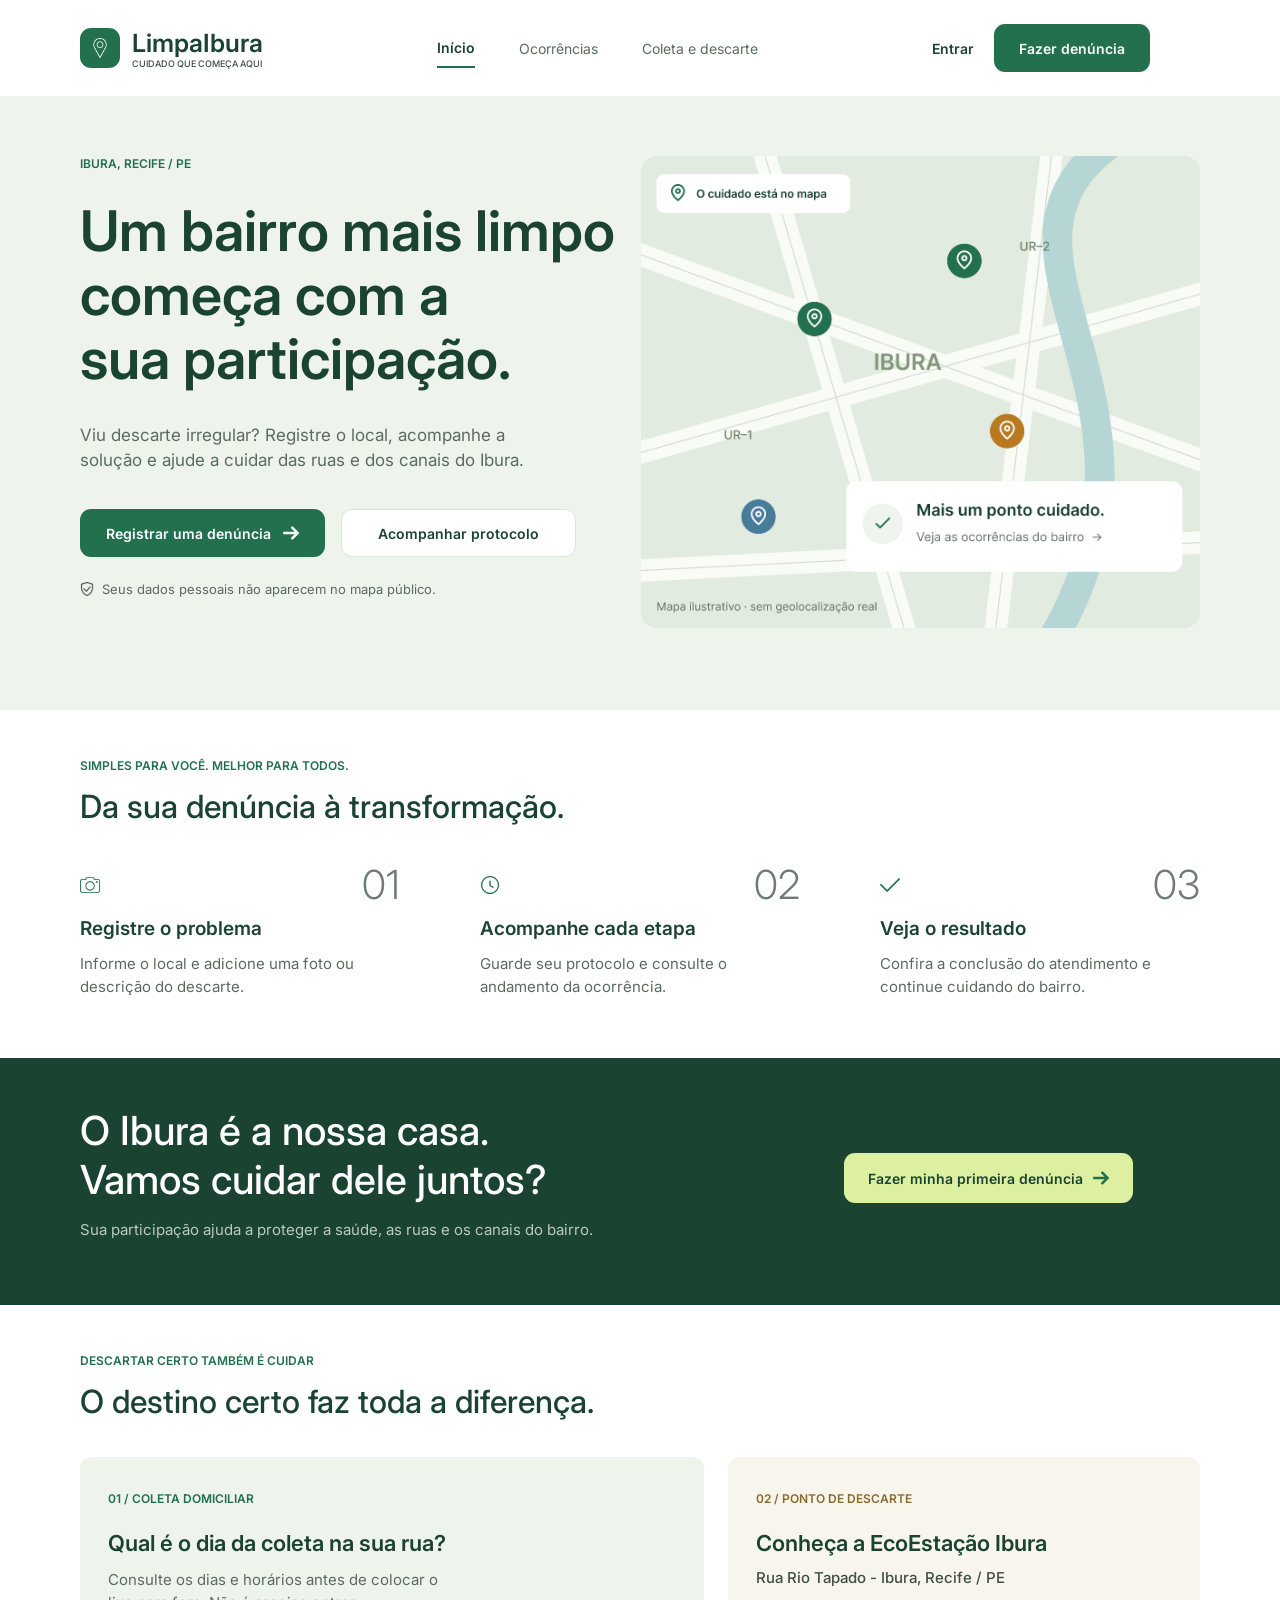
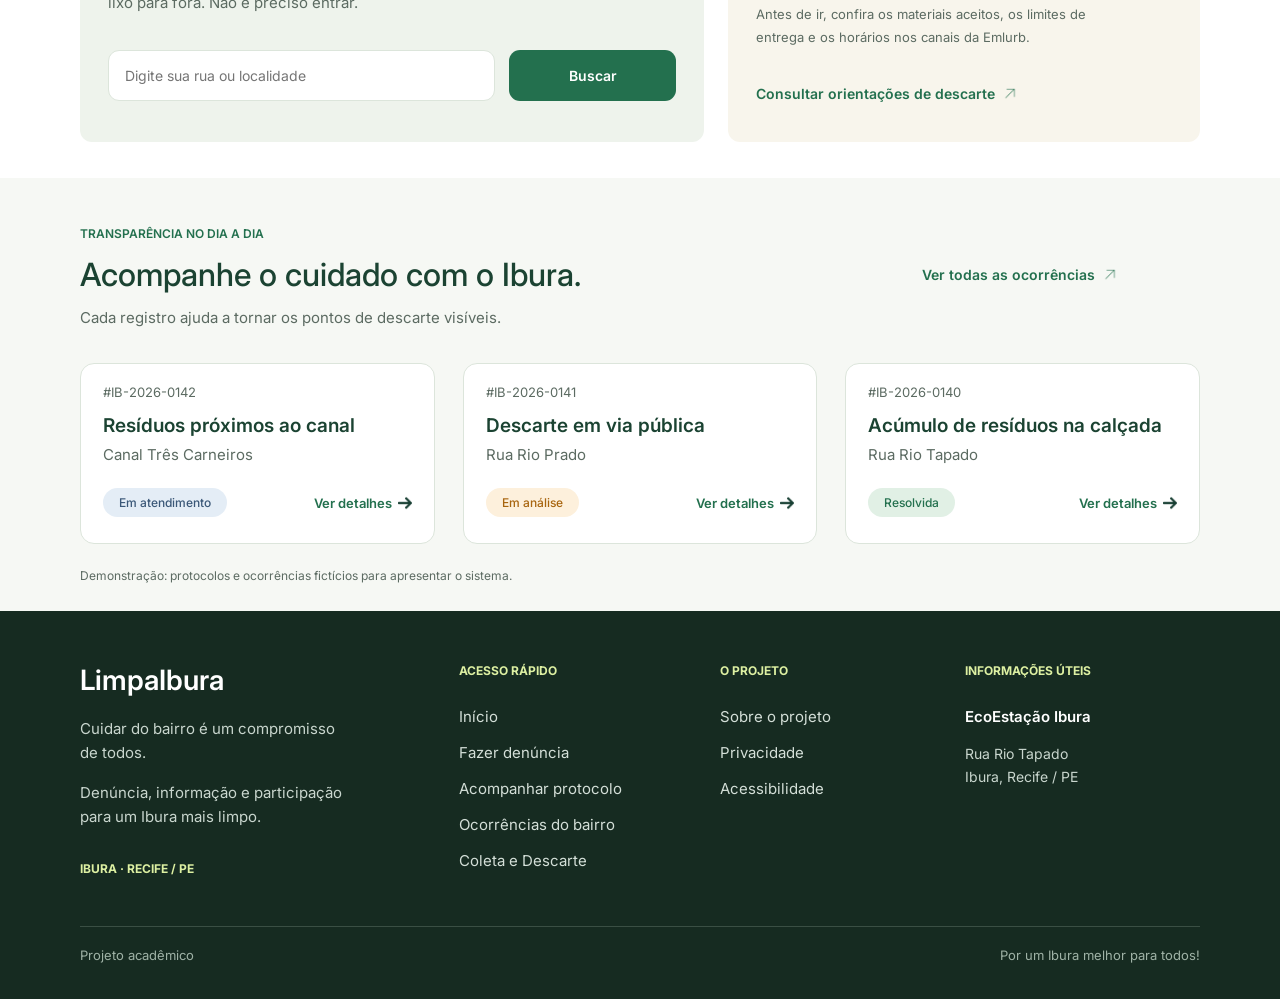
<file: LINGUAGEM DE MARCAÇÂO E FORMATAÇÃO/index.html>
<!DOCTYPE html>
<html lang="pt-br">
<head>
    <meta charset="UTF-8">
    <meta name="viewport" content="width=device-width, initial-scale=1.0">
    <link rel="preconnect" href="https://fonts.googleapis.com">
    <link rel="preconnect" href="https://fonts.gstatic.com" crossorigin>
    <link href="https://fonts.googleapis.com/css2?family=Inter:wght@300;400;500;600;700&display=swap" rel="stylesheet">
    <link rel="stylesheet" href="css/style.css">
    <title>LimpaIbura - Início</title>
</head>
<body>
    <header>
        <div class="g-01_header">
            <div class="g-01_header-icon">
                <img class="g-01_header-icon-img" src="img/icon_local.png" alt="">
            </div>
            <div class="g-01_header-text">
                <h1 class="h1_header-text">LimpaIbura</h1>
                <p class="p_header-text">CUIDADO QUE COMEÇA AQUI</p>
            </div>
        </div>

        <nav>
            <ul class="g-02_header">
                <li class="g-02_header-navegacao-ativo"><a href="index.html">Início</a></li>
                <li class="g-02_header-navegacao"><a href="ocorrencias.html">Ocorrências</a></li>
                <li class="g-02_header-navegacao"><a href="coleta_e_descarte.html">Coleta e descarte</a></li>
            </ul>
        </nav>

        <div class="g-03_header-botao">
            <a href="login.html" class="g-03_header-botao-entrar" type="button">Entrar</a>
            <button class="g-03_header-botao-fazerdenuncia" type="button">Fazer denúncia</button>
        </div>
    </header>

    <main>
        <!-- HERO -->
        <section class="g-04_hero">
            <div class="g-04_hero-texto">
                <p class="g-04_hero-eyebrow">IBURA, RECIFE / PE</p>
                <h1 class="g-04_hero-titulo">Um bairro mais limpo<br>começa com a<br>sua participação.</h1>
                <p class="g-04_hero-descricao">Viu descarte irregular? Registre o local, acompanhe a solução e ajude a cuidar das ruas e dos canais do Ibura.</p>
                <div class="g-04_hero-botoes">
                    <div class="g-04_hero-botao-principal">
                        <button class="g-04_hero-botao-principal-texto" type="button">Registrar uma denúncia</button>
                        <img class="g-04_hero-botao-principal-seta" src="img/icon_seta-direita.png" alt="">
                    </div>
                    <button class="g-04_hero-botao-secundario" type="button">Acompanhar protocolo</button>
                </div>
                <div class="g-04_hero-seguranca">
                    <img class="g-04_hero-seguranca-img" src="img/icon_seguranca.png" alt="">
                    <p class="g-04_hero-seguranca-texto">Seus dados pessoais não aparecem no mapa público.</p>
                </div>
            </div>
            <img class="g-04_hero-mapa" src="img/mapa_01.png" alt="Mapa ilustrativo do Ibura">
        </section>

        <!-- PASSOS -->
        <section class="g-05_passos">
            <p class="g-05_passos-eyebrow">SIMPLES PARA VOCÊ. MELHOR PARA TODOS.</p>
            <h3 class="g-05_passos-titulo">Da sua denúncia à transformação.</h3>
            <div class="g-05_passos-lista">
                <div class="g-05_passo">
                    <div class="g-05_passo-topo">
                        <div><img class="g-05_passo-icone-img" src="img/icon_camera.png" alt=""></div>
                        <p class="g-05_passo-numero">01</p>
                    </div>
                    <h4 class="g-05_passo-titulo">Registre o problema</h4>
                    <p class="g-05_passo-texto">Informe o local e adicione uma foto ou descrição do descarte.</p>
                </div>
                <div class="g-05_passo">
                    <div class="g-05_passo-topo">
                        <div><img class="g-05_passo-icone-img" src="img/icon.relogio.png" alt=""></div>
                        <p class="g-05_passo-numero">02</p>
                    </div>
                    <h4 class="g-05_passo-titulo">Acompanhe cada etapa</h4>
                    <p class="g-05_passo-texto">Guarde seu protocolo e consulte o andamento da ocorrência.</p>
                </div>
                <div class="g-05_passo">
                    <div class="g-05_passo-topo">
                        <div><img class="g-05_passo-icone-img" src="img/icon_certo.png" alt=""></div>
                        <p class="g-05_passo-numero">03</p>
                    </div>
                    <h4 class="g-05_passo-titulo">Veja o resultado</h4>
                    <p class="g-05_passo-texto">Confira a conclusão do atendimento e continue cuidando do bairro.</p>
                </div>
            </div>
        </section>

        <!-- CHAMADA (faixa verde escura) -->
        <section class="g-06_chamada">
            <div class="g-06_chamada-topo">
                <h1 class="g-06_chamada-titulo">O Ibura é a nossa casa.<br>Vamos cuidar dele juntos?</h1>
                <div class="g-06_chamada-botao">
                    <button class="g-06_chamada-botao-texto" type="button">Fazer minha primeira denúncia</button>
                    <img class="g-06_chamada-botao-seta" src="img/icon_seta-direita-verde_escuro.png" alt="">
                </div>
            </div>
            <p class="g-06_chamada-texto">Sua participação ajuda a proteger a saúde, as ruas e os canais do bairro.</p>
        </section>

        <!-- COLETA E DESCARTE -->
        <section class="g-07_descarte">
            <p class="g-07_descarte-eyebrow">DESCARTAR CERTO TAMBÉM É CUIDAR</p>
            <h3 class="g-07_descarte-titulo">O destino certo faz toda a diferença.</h3>
            <div class="g-07_descarte-cards">
                <div class="g-07_card-coleta">
                    <p class="g-07_card-label">01 / COLETA DOMICILIAR</p>
                    <p class="g-07_card-titulo">Qual é o dia da coleta na sua rua?</p>
                    <p class="g-07_card-texto">Consulte os dias e horários antes de colocar o lixo para fora. Não é preciso entrar.</p>
                    <div class="g-07_card-busca">
                        <input class="g-07_card-busca-input" type="search" placeholder="Digite sua rua ou localidade">
                        <button class="g-07_card-busca-botao" type="button">Buscar</button>
                    </div>
                </div>
                <div class="g-07_card-ponto">
                    <p class="g-07_card-label-ponto">02 / PONTO DE DESCARTE</p>
                    <p class="g-07_card-titulo">Conheça a EcoEstação Ibura</p>
                    <p class="g-07_card-endereco">Rua Rio Tapado - Ibura, Recife / PE</p>
                    <p class="g-07_card-texto-ponto">Antes de ir, confira os materiais aceitos, os limites de entrega e os horários nos canais da Emlurb.</p>
                    <div class="g-07_card-link">
                        <p class="g-07_card-link-texto">Consultar orientações de descarte</p>
                        <img class="g-07_card-link-seta" src="img/icon_seta-para-cima-direita.png" alt="">
                    </div>
                </div>
            </div>
        </section>

        <!-- OCORRÊNCIAS -->
        <section class="g-08_ocorrencias">
            <p class="g-08_ocorrencias-eyebrow">TRANSPARÊNCIA NO DIA A DIA</p>
            <div class="g-08_ocorrencias-topo">
                <h3 class="g-08_ocorrencias-titulo">Acompanhe o cuidado com o Ibura.</h3>
                <div class="g-08_ocorrencias-link">
                    <p class="g-08_ocorrencias-link-texto">Ver todas as ocorrências</p>
                    <img class="g-08_ocorrencias-link-seta" src="img/icon_seta-para-cima-direita.png" alt="">
                </div>
            </div>
            <p class="g-08_ocorrencias-texto">Cada registro ajuda a tornar os pontos de descarte visíveis.</p>

            <div class="g-08_ocorrencias-cards">
                <div class="g-08_ocorrencia">
                    <p class="g-08_ocorrencia-protocolo">#IB-2026-0142</p>
                    <p class="g-08_ocorrencia-titulo">Resíduos próximos ao canal</p>
                    <p class="g-08_ocorrencia-local">Canal Três Carneiros</p>
                    <div class="g-08_ocorrencia-rodape">
                        <p class="g-08_status-atendimento">Em atendimento</p>
                        <div class="g-08_ocorrencia-detalhes">
                            <p class="g-08_ocorrencia-detalhes-texto">Ver detalhes</p>
                            <img class="g-08_ocorrencia-detalhes-seta" src="img/icon_seta-direita-verde_claro.png" alt="">
                        </div>
                    </div>
                </div>
                <div class="g-08_ocorrencia">
                    <p class="g-08_ocorrencia-protocolo">#IB-2026-0141</p>
                    <p class="g-08_ocorrencia-titulo">Descarte em via pública</p>
                    <p class="g-08_ocorrencia-local">Rua Rio Prado</p>
                    <div class="g-08_ocorrencia-rodape">
                        <p class="g-08_status-analise">Em análise</p>
                        <div class="g-08_ocorrencia-detalhes">
                            <p class="g-08_ocorrencia-detalhes-texto">Ver detalhes</p>
                            <img class="g-08_ocorrencia-detalhes-seta" src="img/icon_seta-direita-verde_claro.png" alt="">
                        </div>
                    </div>
                </div>
                <div class="g-08_ocorrencia">
                    <p class="g-08_ocorrencia-protocolo">#IB-2026-0140</p>
                    <p class="g-08_ocorrencia-titulo">Acúmulo de resíduos na calçada</p>
                    <p class="g-08_ocorrencia-local">Rua Rio Tapado</p>
                    <div class="g-08_ocorrencia-rodape">
                        <p class="g-08_status-resolvida">Resolvida</p>
                        <div class="g-08_ocorrencia-detalhes">
                            <p class="g-08_ocorrencia-detalhes-texto">Ver detalhes</p>
                            <img class="g-08_ocorrencia-detalhes-seta" src="img/icon_seta-direita-verde_claro.png" alt="">
                        </div>
                    </div>
                </div>
            </div>

            <p class="g-08_ocorrencias-aviso">Demonstração: protocolos e ocorrências fictícios para apresentar o sistema.</p>
        </section>
    </main>

    <footer>
        <div class="g-09_footer-colunas">
            <div class="g-09_footer-marca">
                <h2 class="g-09_footer-nome">LimpaIbura</h2>
                <p class="g-09_footer-texto">Cuidar do bairro é um compromisso<br>de todos.</p>
                <p class="g-09_footer-texto">Denúncia, informação e participação<br>para um Ibura mais limpo.</p>
                <p class="g-09_footer-local">IBURA · RECIFE / PE</p>
            </div>
            <div class="g-09_footer-coluna-1">
                <p class="g-09_footer-titulo">ACESSO RÁPIDO</p>
                <a class="g-09_footer-link" href="index.html">Início</a>
                <a class="g-09_footer-link" href="#">Fazer denúncia</a>
                <a class="g-09_footer-link" href="#">Acompanhar protocolo</a>
                <a class="g-09_footer-link" href="ocorrencias.html">Ocorrências do bairro</a>
                <a class="g-09_footer-link" href="coleta_e_descarte.html">Coleta e Descarte</a>
            </div>
            <div class="g-09_footer-coluna-2">
                <p class="g-09_footer-titulo">O PROJETO</p>
                <a class="g-09_footer-link" href="#">Sobre o projeto</a>
                <a class="g-09_footer-link" href="#">Privacidade</a>
                <a class="g-09_footer-link" href="#">Acessibilidade</a>
            </div>
            <div class="g-09_footer-coluna-3">
                <p class="g-09_footer-titulo">INFORMAÇÕES ÚTEIS</p>
                <p class="g-09_footer-destaque">EcoEstação Ibura</p>
                <p class="g-09_footer-endereco">Rua Rio Tapado<br>Ibura, Recife / PE</p>
            </div>
        </div>
        <hr class="g-09_footer-linha">
        <div class="g-09_footer-base">
            <p class="g-09_footer-base-texto">Projeto acadêmico</p>
            <p class="g-09_footer-base-texto">Por um Ibura melhor para todos!</p>
        </div>
    </footer>
</body>
</html>
</file>
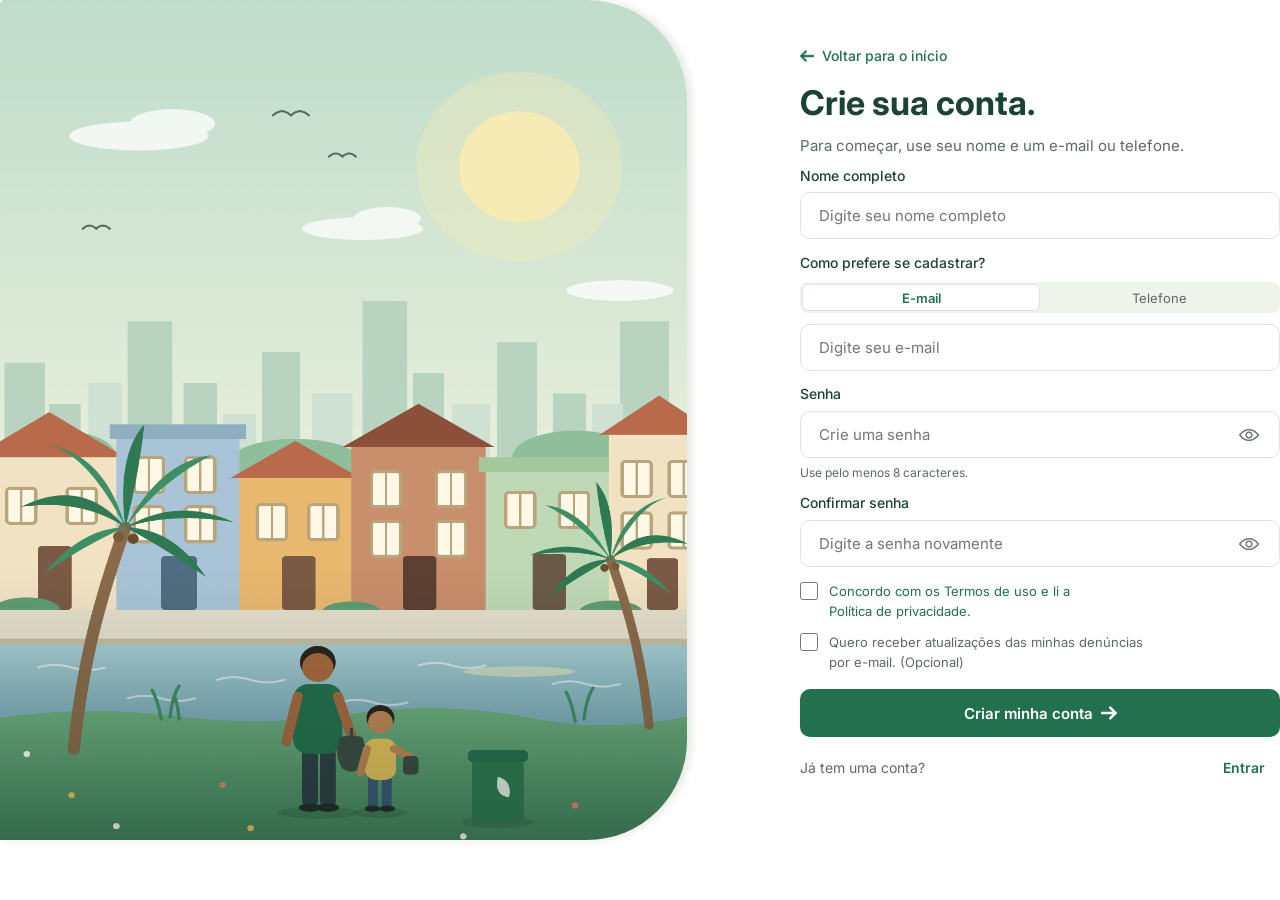
<file: LINGUAGEM DE MARCAÇÂO E FORMATAÇÃO/cadastro.html>
<!DOCTYPE html>
<html lang="pt-br">
<head>
    <meta charset="UTF-8">
    <meta name="viewport" content="width=device-width, initial-scale=1.0">
    <link rel="preconnect" href="https://fonts.googleapis.com">
    <link rel="preconnect" href="https://fonts.gstatic.com" crossorigin>
    <link href="https://fonts.googleapis.com/css2?family=Inter:wght@300;400;500;600;700&display=swap" rel="stylesheet">
    <link rel="stylesheet" href="css/style.css">
    <title>LimpaIbura - Criar conta</title>
</head>
<body>
    <main class="g-16_cadastro">
        <img class="g-16_cadastro-imagem" src="img/ilustracao_login_fundo.png" alt="Ilustração de um bairro com canal limpo e moradores cuidando">

        <div class="g-16_form">
            <a class="g-16_voltar" href="index.html">
                <img class="g-16_voltar-seta" src="img/icon_seta-esquerda-verde.png" alt="">
                <p class="g-16_voltar-texto">Voltar para o início</p>
            </a>

            <h1 class="g-16_titulo">Crie sua conta.</h1>
            <p class="g-16_subtitulo">Para começar, use seu nome e um e-mail ou telefone.</p>

            <p class="g-16_label-nome">Nome completo</p>
            <input class="g-16_input-nome" type="text" placeholder="Digite seu nome completo">

            <p class="g-16_label-tipo">Como prefere se cadastrar?</p>
            <div class="g-16_abas">
                <button class="g-16_aba-ativa" type="button">E-mail</button>
                <button class="g-16_aba" type="button">Telefone</button>
            </div>
            <input class="g-16_input-contato" type="email" placeholder="Digite seu e-mail">

            <p class="g-16_label-senha">Senha</p>
            <div class="g-16_senha">
                <input class="g-16_senha-input" type="password" placeholder="Crie uma senha">
                <img class="g-16_senha-icone" src="img/icon_olho.png" alt="Mostrar senha">
            </div>
            <p class="g-16_ajuda">Use pelo menos 8 caracteres.</p>

            <p class="g-16_label-confirmar">Confirmar senha</p>
            <div class="g-16_senha">
                <input class="g-16_senha-input" type="password" placeholder="Digite a senha novamente">
                <img class="g-16_senha-icone" src="img/icon_olho.png" alt="Mostrar senha">
            </div>

            <div class="g-16_check-termos">
                <input class="g-16_check-caixa" type="checkbox">
                <p class="g-16_check-texto-verde">Concordo com os Termos de uso e li a<br>Política de privacidade.</p>
            </div>
            <div class="g-16_check-novidades">
                <input class="g-16_check-caixa" type="checkbox">
                <p class="g-16_check-texto">Quero receber atualizações das minhas denúncias<br>por e-mail. (Opcional)</p>
            </div>

            <button class="g-16_botao" type="button">Criar minha conta<img class="g-16_botao-seta" src="img/icon_seta-direita.png" alt=""></button>

            <div class="g-16_entrar">
                <p class="g-16_entrar-texto">Já tem uma conta?</p>
                <a class="g-16_entrar-link" href="login.html">Entrar</a>
            </div>
        </div>
    </main>
</body>
</html>
</file>
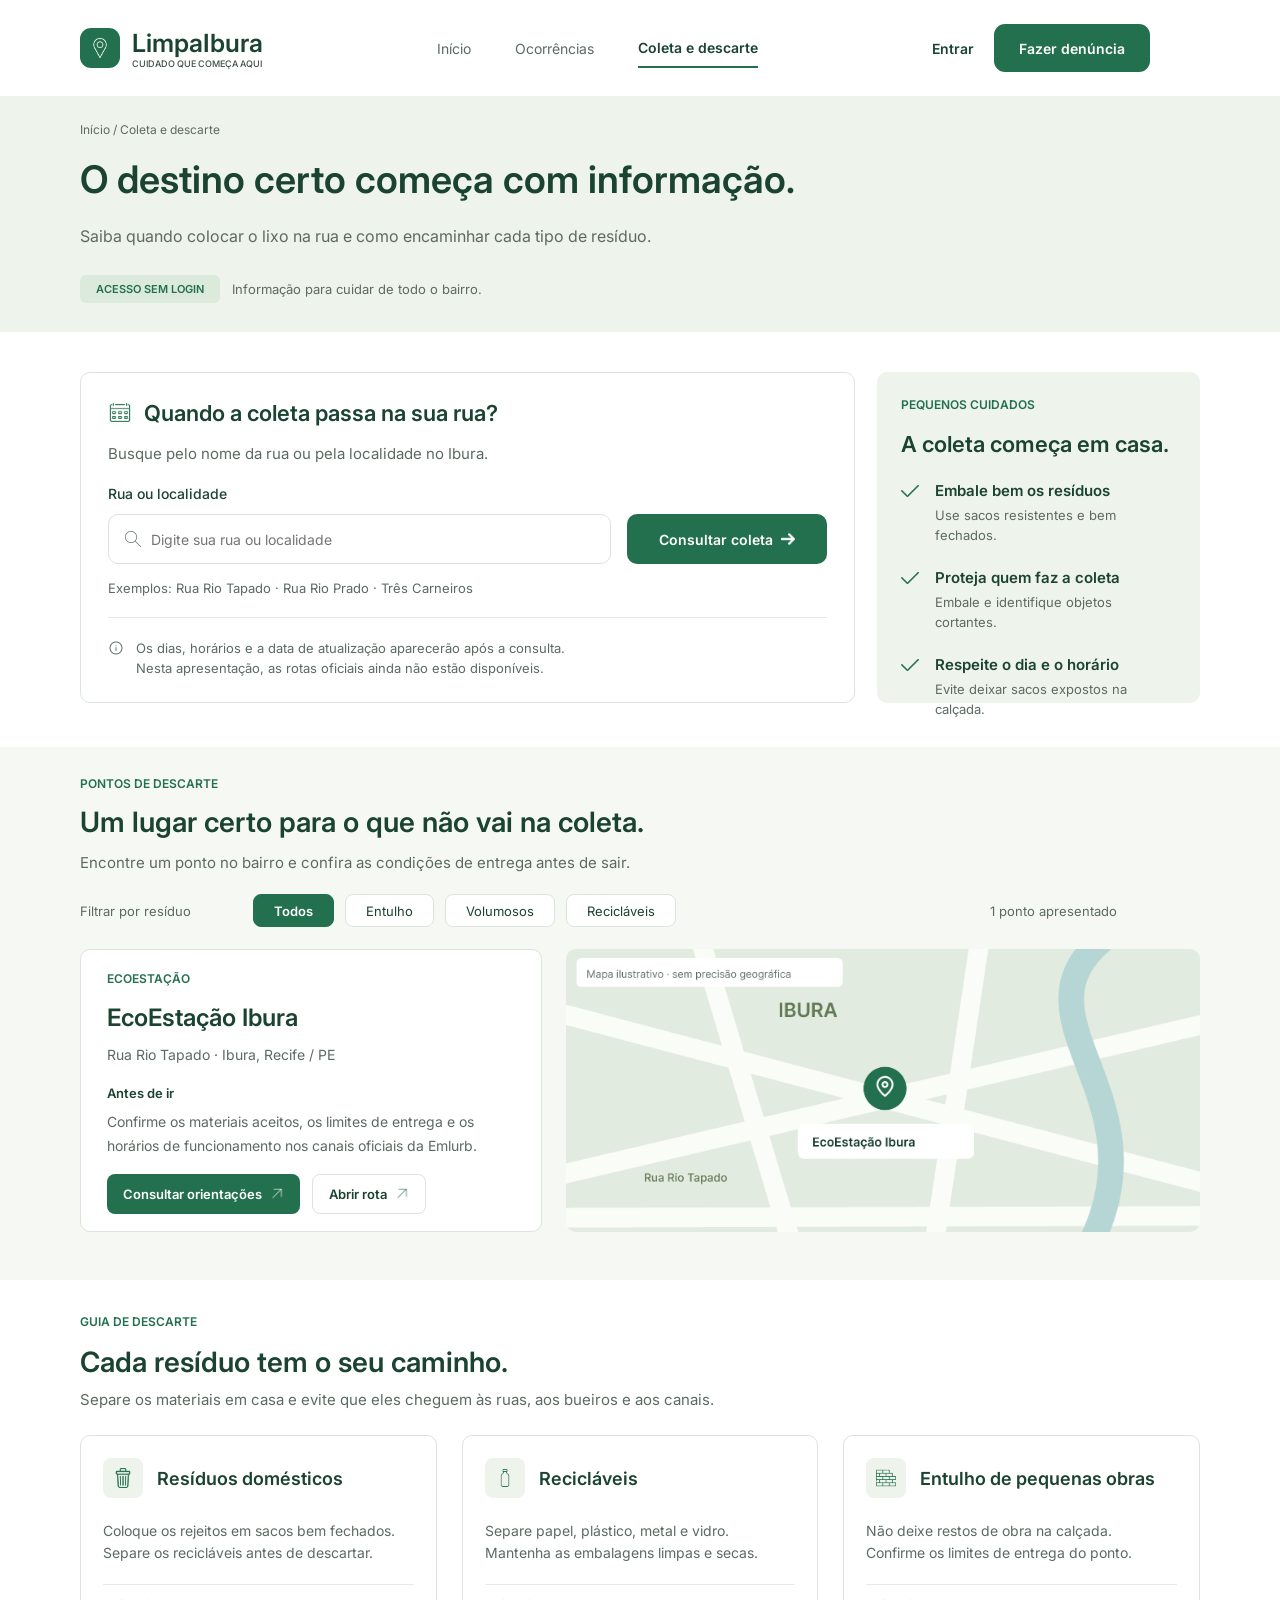
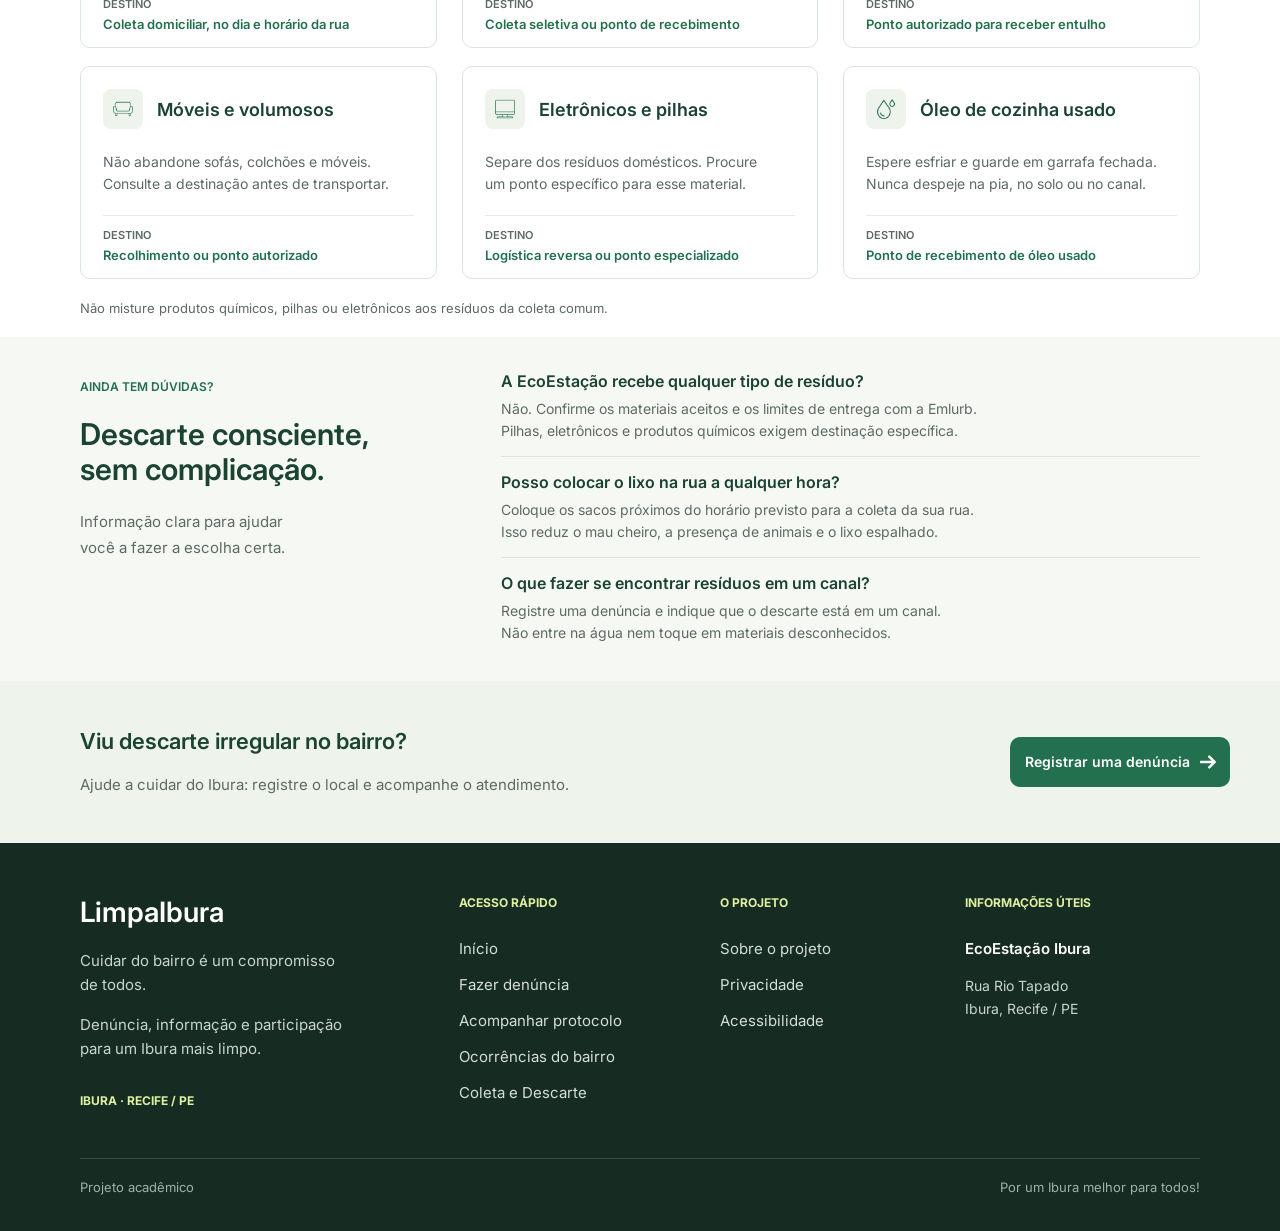
<file: LINGUAGEM DE MARCAÇÂO E FORMATAÇÃO/coleta_e_descarte.html>
<!DOCTYPE html>
<html lang="pt-br">
<head>
    <meta charset="UTF-8">
    <meta name="viewport" content="width=device-width, initial-scale=1.0">
    <link rel="preconnect" href="https://fonts.googleapis.com">
    <link rel="preconnect" href="https://fonts.gstatic.com" crossorigin>
    <link href="https://fonts.googleapis.com/css2?family=Inter:wght@300;400;500;600;700&display=swap" rel="stylesheet">
    <link rel="stylesheet" href="css/style.css">
    <title>LimpaIbura - Coleta e descarte</title>
</head>
<body>
    <header>
        <div class="g-01_header">
            <div class="g-01_header-icon">
                <img class="g-01_header-icon-img" src="img/icon_local.png" alt="">
            </div>
            <div class="g-01_header-text">
                <h1 class="h1_header-text">LimpaIbura</h1>
                <p class="p_header-text">CUIDADO QUE COMEÇA AQUI</p>
            </div>
        </div>

        <nav>
            <ul class="g-02_header">
                <li class="g-02_header-navegacao"><a href="index.html">Início</a></li>
                <li class="g-02_header-navegacao"><a href="ocorrencias.html">Ocorrências</a></li>
                <li class="g-02_header-navegacao-ativo"><a href="coleta_e_descarte.html">Coleta e descarte</a></li>
            </ul>
        </nav>

        <div class="g-03_header-botao">
            <a href="login.html" class="g-03_header-botao-entrar" type="button">Entrar</a>
            <button class="g-03_header-botao-fazerdenuncia" type="button">Fazer denúncia</button>
        </div>
    </header>

    <main>
        <!-- TÍTULO DA PÁGINA -->
        <section class="g-17_titulo">
            <p class="g-17_titulo-caminho">Início / Coleta e descarte</p>
            <h1 class="g-17_titulo-h1">O destino certo começa com informação.</h1>
            <p class="g-17_titulo-texto">Saiba quando colocar o lixo na rua e como encaminhar cada tipo de resíduo.</p>
            <div class="g-17_titulo-info">
                <p class="g-17_titulo-selo">ACESSO SEM LOGIN</p>
                <p class="g-17_titulo-info-texto">Informação para cuidar de todo o bairro.</p>
            </div>
        </section>

        <!-- CONSULTAR COLETA -->
        <section class="g-18_consulta">
            <div class="g-18_busca-card">
                <div class="g-18_busca-titulo-linha">
                    <img class="g-18_busca-titulo-icone" src="img/icon_calendario.png" alt="">
                    <h2 class="g-18_busca-titulo">Quando a coleta passa na sua rua?</h2>
                </div>
                <p class="g-18_busca-texto">Busque pelo nome da rua ou pela localidade no Ibura.</p>
                <p class="g-18_busca-label">Rua ou localidade</p>
                <div class="g-18_busca-linha">
                    <div class="g-18_busca-caixa">
                        <img class="g-18_busca-caixa-icone" src="img/icon_lupa.png" alt="">
                        <input class="g-18_busca-caixa-input" type="search" placeholder="Digite sua rua ou localidade">
                    </div>
                    <button class="g-18_busca-botao" type="button">Consultar coleta<img class="g-18_busca-botao-seta" src="img/icon_seta-direita.png" alt=""></button>
                </div>
                <p class="g-18_busca-exemplos">Exemplos: Rua Rio Tapado · Rua Rio Prado · Três Carneiros</p>
                <div class="g-18_busca-aviso">
                    <img class="g-18_busca-aviso-icone" src="img/icon_info.png" alt="">
                    <div>
                        <p class="g-18_busca-aviso-texto">Os dias, horários e a data de atualização aparecerão após a consulta.</p>
                        <p class="g-18_busca-aviso-texto">Nesta apresentação, as rotas oficiais ainda não estão disponíveis.</p>
                    </div>
                </div>
            </div>

            <div class="g-18_cuidados-card">
                <p class="g-18_cuidados-label">PEQUENOS CUIDADOS</p>
                <h2 class="g-18_cuidados-titulo">A coleta começa em casa.</h2>
                <div class="g-18_cuidados-lista">
                    <div class="g-18_cuidado">
                        <img class="g-18_cuidado-icone" src="img/icon_certo.png" alt="">
                        <div>
                            <p class="g-18_cuidado-titulo">Embale bem os resíduos</p>
                            <p class="g-18_cuidado-texto">Use sacos resistentes e bem fechados.</p>
                        </div>
                    </div>
                    <div class="g-18_cuidado">
                        <img class="g-18_cuidado-icone" src="img/icon_certo.png" alt="">
                        <div>
                            <p class="g-18_cuidado-titulo">Proteja quem faz a coleta</p>
                            <p class="g-18_cuidado-texto">Embale e identifique objetos cortantes.</p>
                        </div>
                    </div>
                    <div class="g-18_cuidado">
                        <img class="g-18_cuidado-icone" src="img/icon_certo.png" alt="">
                        <div>
                            <p class="g-18_cuidado-titulo">Respeite o dia e o horário</p>
                            <p class="g-18_cuidado-texto">Evite deixar sacos expostos na calçada.</p>
                        </div>
                    </div>
                </div>
            </div>
        </section>

        <!-- PONTOS DE DESCARTE -->
        <section class="g-19_pontos">
            <p class="g-19_pontos-eyebrow">PONTOS DE DESCARTE</p>
            <h2 class="g-19_pontos-titulo">Um lugar certo para o que não vai na coleta.</h2>
            <p class="g-19_pontos-texto">Encontre um ponto no bairro e confira as condições de entrega antes de sair.</p>

            <div class="g-19_filtro">
                <div class="g-19_filtro-esquerda">
                    <p class="g-19_filtro-label">Filtrar por resíduo</p>
                    <button class="g-19_chip-ativo" type="button">Todos</button>
                    <button class="g-19_chip" type="button">Entulho</button>
                    <button class="g-19_chip" type="button">Volumosos</button>
                    <button class="g-19_chip" type="button">Recicláveis</button>
                </div>
                <p class="g-19_filtro-total">1 ponto apresentado</p>
            </div>

            <div class="g-19_cards">
                <div class="g-19_ponto">
                    <p class="g-19_ponto-label">ECOESTAÇÃO</p>
                    <h3 class="g-19_ponto-titulo">EcoEstação Ibura</h3>
                    <p class="g-19_ponto-endereco">Rua Rio Tapado · Ibura, Recife / PE</p>
                    <p class="g-19_ponto-antes">Antes de ir</p>
                    <p class="g-19_ponto-texto">Confirme os materiais aceitos, os limites de entrega e os<br>horários de funcionamento nos canais oficiais da Emlurb.</p>
                    <div class="g-19_ponto-botoes">
                        <button class="g-19_ponto-botao-verde" type="button">Consultar orientações<img class="g-19_ponto-botao-seta" src="img/icon_seta-para-cima-direita-branca.png" alt=""></button>
                        <button class="g-19_ponto-botao-branco" type="button">Abrir rota<img class="g-19_ponto-botao-seta" src="img/icon_seta-para-cima-direita.png" alt=""></button>
                    </div>
                </div>
                <img class="g-19_mapa" src="img/mapa_03.png" alt="Mapa ilustrativo da EcoEstação Ibura">
            </div>
        </section>

        <!-- GUIA DE DESCARTE -->
        <section class="g-20_guia">
            <p class="g-20_guia-eyebrow">GUIA DE DESCARTE</p>
            <h2 class="g-20_guia-titulo">Cada resíduo tem o seu caminho.</h2>
            <p class="g-20_guia-texto">Separe os materiais em casa e evite que eles cheguem às ruas, aos bueiros e aos canais.</p>

            <div class="g-20_linha-1">
                <div class="g-20_card">
                    <div class="g-20_card-topo">
                        <div class="g-20_card-icone"><img class="g-20_card-icone-img" src="img/icon_lixeira.png" alt=""></div>
                        <h3 class="g-20_card-titulo">Resíduos domésticos</h3>
                    </div>
                    <p class="g-20_card-texto">Coloque os rejeitos em sacos bem fechados.<br>Separe os recicláveis antes de descartar.</p>
                    <div class="g-20_card-destino">
                        <p class="g-20_card-destino-label">DESTINO</p>
                        <p class="g-20_card-destino-texto">Coleta domiciliar, no dia e horário da rua</p>
                    </div>
                </div>
                <div class="g-20_card">
                    <div class="g-20_card-topo">
                        <div class="g-20_card-icone"><img class="g-20_card-icone-img" src="img/icon_reciclaveis.png" alt=""></div>
                        <h3 class="g-20_card-titulo">Recicláveis</h3>
                    </div>
                    <p class="g-20_card-texto">Separe papel, plástico, metal e vidro.<br>Mantenha as embalagens limpas e secas.</p>
                    <div class="g-20_card-destino">
                        <p class="g-20_card-destino-label">DESTINO</p>
                        <p class="g-20_card-destino-texto">Coleta seletiva ou ponto de recebimento</p>
                    </div>
                </div>
                <div class="g-20_card">
                    <div class="g-20_card-topo">
                        <div class="g-20_card-icone"><img class="g-20_card-icone-img" src="img/icon_entulho.png" alt=""></div>
                        <h3 class="g-20_card-titulo">Entulho de pequenas obras</h3>
                    </div>
                    <p class="g-20_card-texto">Não deixe restos de obra na calçada.<br>Confirme os limites de entrega do ponto.</p>
                    <div class="g-20_card-destino">
                        <p class="g-20_card-destino-label">DESTINO</p>
                        <p class="g-20_card-destino-texto">Ponto autorizado para receber entulho</p>
                    </div>
                </div>
            </div>

            <div class="g-20_linha-2">
                <div class="g-20_card">
                    <div class="g-20_card-topo">
                        <div class="g-20_card-icone"><img class="g-20_card-icone-img" src="img/icon_sofa.png" alt=""></div>
                        <h3 class="g-20_card-titulo">Móveis e volumosos</h3>
                    </div>
                    <p class="g-20_card-texto">Não abandone sofás, colchões e móveis.<br>Consulte a destinação antes de transportar.</p>
                    <div class="g-20_card-destino">
                        <p class="g-20_card-destino-label">DESTINO</p>
                        <p class="g-20_card-destino-texto">Recolhimento ou ponto autorizado</p>
                    </div>
                </div>
                <div class="g-20_card">
                    <div class="g-20_card-topo">
                        <div class="g-20_card-icone"><img class="g-20_card-icone-img" src="img/icon_eletronicos.png" alt=""></div>
                        <h3 class="g-20_card-titulo">Eletrônicos e pilhas</h3>
                    </div>
                    <p class="g-20_card-texto">Separe dos resíduos domésticos. Procure<br>um ponto específico para esse material.</p>
                    <div class="g-20_card-destino">
                        <p class="g-20_card-destino-label">DESTINO</p>
                        <p class="g-20_card-destino-texto">Logística reversa ou ponto especializado</p>
                    </div>
                </div>
                <div class="g-20_card">
                    <div class="g-20_card-topo">
                        <div class="g-20_card-icone"><img class="g-20_card-icone-img" src="img/icon_oleo.png" alt=""></div>
                        <h3 class="g-20_card-titulo">Óleo de cozinha usado</h3>
                    </div>
                    <p class="g-20_card-texto">Espere esfriar e guarde em garrafa fechada.<br>Nunca despeje na pia, no solo ou no canal.</p>
                    <div class="g-20_card-destino">
                        <p class="g-20_card-destino-label">DESTINO</p>
                        <p class="g-20_card-destino-texto">Ponto de recebimento de óleo usado</p>
                    </div>
                </div>
            </div>

            <p class="g-20_guia-aviso">Não misture produtos químicos, pilhas ou eletrônicos aos resíduos da coleta comum.</p>
        </section>

        <!-- DÚVIDAS -->
        <section class="g-21_duvidas">
            <div class="g-21_duvidas-esquerda">
                <p class="g-21_duvidas-eyebrow">AINDA TEM DÚVIDAS?</p>
                <h2 class="g-21_duvidas-titulo">Descarte consciente,<br>sem complicação.</h2>
                <p class="g-21_duvidas-texto">Informação clara para ajudar<br>você a fazer a escolha certa.</p>
            </div>
            <div class="g-21_duvidas-direita">
                <div class="g-21_faq-item">
                    <h3 class="g-21_faq-pergunta">A EcoEstação recebe qualquer tipo de resíduo?</h3>
                    <p class="g-21_faq-resposta">Não. Confirme os materiais aceitos e os limites de entrega com a Emlurb.<br>Pilhas, eletrônicos e produtos químicos exigem destinação específica.</p>
                </div>
                <div class="g-21_faq-item">
                    <h3 class="g-21_faq-pergunta">Posso colocar o lixo na rua a qualquer hora?</h3>
                    <p class="g-21_faq-resposta">Coloque os sacos próximos do horário previsto para a coleta da sua rua.<br>Isso reduz o mau cheiro, a presença de animais e o lixo espalhado.</p>
                </div>
                <div class="g-21_faq-ultimo">
                    <h3 class="g-21_faq-pergunta">O que fazer se encontrar resíduos em um canal?</h3>
                    <p class="g-21_faq-resposta">Registre uma denúncia e indique que o descarte está em um canal.<br>Não entre na água nem toque em materiais desconhecidos.</p>
                </div>
            </div>
        </section>

        <!-- CHAMADA FINAL -->
        <section class="g-22_chamada">
            <div>
                <h2 class="g-22_chamada-titulo">Viu descarte irregular no bairro?</h2>
                <p class="g-22_chamada-texto">Ajude a cuidar do Ibura: registre o local e acompanhe o atendimento.</p>
            </div>
            <button class="g-22_chamada-botao" type="button">Registrar uma denúncia<img class="g-22_chamada-botao-seta" src="img/icon_seta-direita.png" alt=""></button>
        </section>
    </main>

    <footer>
        <div class="g-09_footer-colunas">
            <div class="g-09_footer-marca">
                <h2 class="g-09_footer-nome">LimpaIbura</h2>
                <p class="g-09_footer-texto">Cuidar do bairro é um compromisso<br>de todos.</p>
                <p class="g-09_footer-texto">Denúncia, informação e participação<br>para um Ibura mais limpo.</p>
                <p class="g-09_footer-local">IBURA · RECIFE / PE</p>
            </div>
            <div class="g-09_footer-coluna-1">
                <p class="g-09_footer-titulo">ACESSO RÁPIDO</p>
                <a class="g-09_footer-link" href="index.html">Início</a>
                <a class="g-09_footer-link" href="#">Fazer denúncia</a>
                <a class="g-09_footer-link" href="#">Acompanhar protocolo</a>
                <a class="g-09_footer-link" href="ocorrencias.html">Ocorrências do bairro</a>
                <a class="g-09_footer-link" href="coleta_e_descarte.html">Coleta e Descarte</a>
            </div>
            <div class="g-09_footer-coluna-2">
                <p class="g-09_footer-titulo">O PROJETO</p>
                <a class="g-09_footer-link" href="#">Sobre o projeto</a>
                <a class="g-09_footer-link" href="#">Privacidade</a>
                <a class="g-09_footer-link" href="#">Acessibilidade</a>
            </div>
            <div class="g-09_footer-coluna-3">
                <p class="g-09_footer-titulo">INFORMAÇÕES ÚTEIS</p>
                <p class="g-09_footer-destaque">EcoEstação Ibura</p>
                <p class="g-09_footer-endereco">Rua Rio Tapado<br>Ibura, Recife / PE</p>
            </div>
        </div>
        <hr class="g-09_footer-linha">
        <div class="g-09_footer-base">
            <p class="g-09_footer-base-texto">Projeto acadêmico</p>
            <p class="g-09_footer-base-texto">Por um Ibura melhor para todos!</p>
        </div>
    </footer>
</body>
</html>
</file>
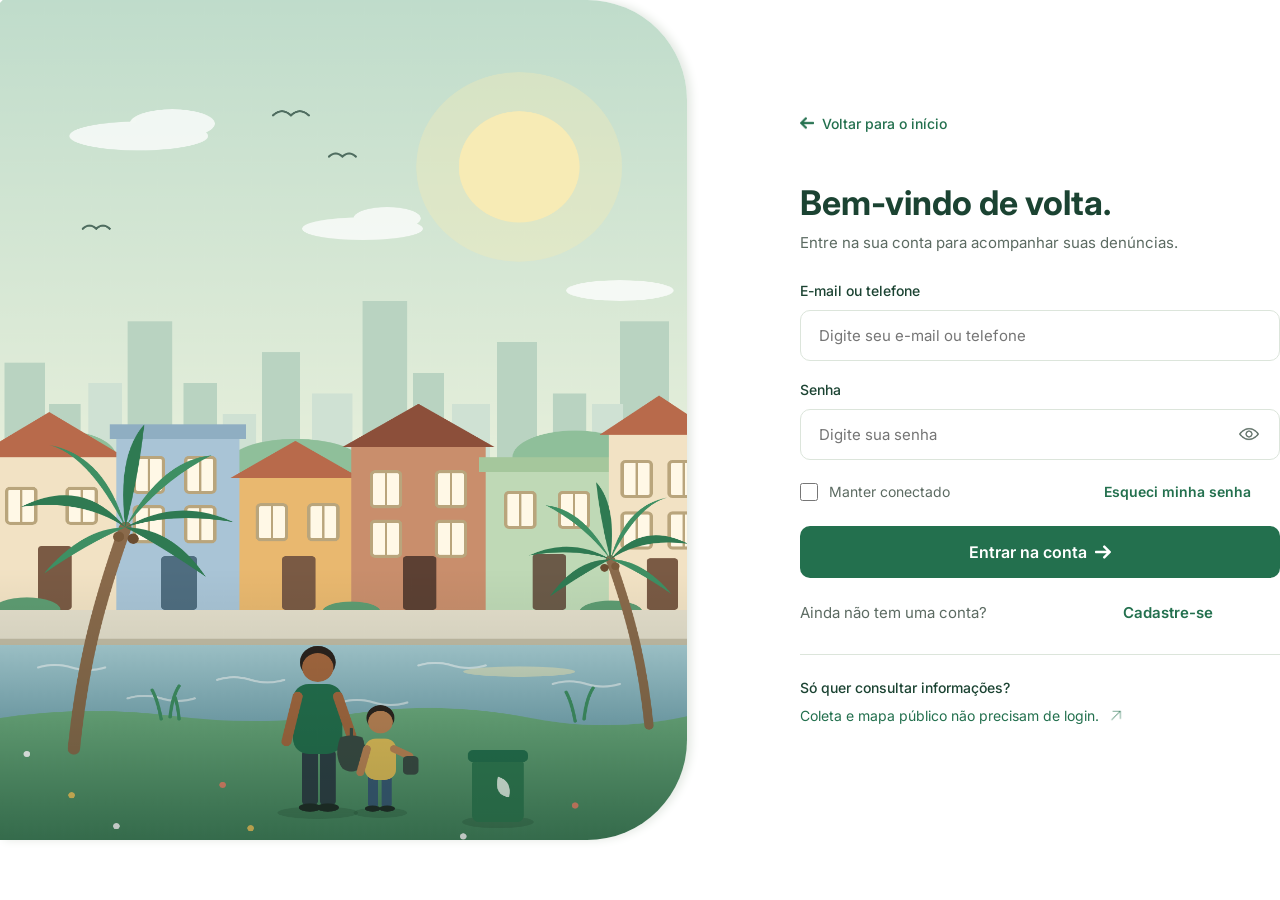
<file: LINGUAGEM DE MARCAÇÂO E FORMATAÇÃO/login.html>
<!DOCTYPE html>
<html lang="pt-br">
<head>
    <meta charset="UTF-8">
    <meta name="viewport" content="width=device-width, initial-scale=1.0">
    <link rel="preconnect" href="https://fonts.googleapis.com">
    <link rel="preconnect" href="https://fonts.gstatic.com" crossorigin>
    <link href="https://fonts.googleapis.com/css2?family=Inter:wght@300;400;500;600;700&display=swap" rel="stylesheet">
    <link rel="stylesheet" href="css/style.css">
    <title>LimpaIbura - Entrar</title>
</head>
<body>
    <main class="g-15_login">
        <img class="g-15_login-imagem" src="img/ilustracao_login_fundo.png" >

        <div class="g-15_login-form">
            <a class="g-15_voltar" href="index.html">
                <img class="g-15_voltar-seta" src="img/icon_seta-esquerda-verde.png" alt="">
                <p class="g-15_voltar-texto">Voltar para o início</p>
            </a>

            <h1 class="g-15_titulo">Bem-vindo de volta.</h1>
            <p class="g-15_subtitulo">Entre na sua conta para acompanhar suas denúncias.</p>

            <p class="g-15_label-email">E-mail ou telefone</p>
            <input class="g-15_input" type="text" placeholder="Digite seu e-mail ou telefone">

            <p class="g-15_label-senha">Senha</p>
            <div class="g-15_senha">
                <input class="g-15_senha-input" type="password" placeholder="Digite sua senha">
                <img class="g-15_senha-icone" src="img/icon_olho.png" alt="Mostrar senha">
            </div>

            <div class="g-15_opcoes">
                <div class="g-15_manter">
                    <input class="g-15_manter-caixa" type="checkbox">
                    <p class="g-15_manter-texto">Manter conectado</p>
                </div>
                <a class="g-15_esqueci" href="#">Esqueci minha senha</a>
            </div>

            <button class="g-15_botao" type="button">Entrar na conta<img class="g-15_botao-seta" src="img/icon_seta-direita.png" alt=""></button>

            <div class="g-15_cadastro">
                <p class="g-15_cadastro-texto">Ainda não tem uma conta?</p>
                <a class="g-15_cadastro-link" href="cadastro.html">Cadastre-se</a>
            </div>

            <hr class="g-15_linha">

            <p class="g-15_consulta-titulo">Só quer consultar informações?</p>
            <a class="g-15_consulta-link" href="coleta_e_descarte.html">
                <p class="g-15_consulta-link-texto">Coleta e mapa público não precisam de login.</p>
                <img class="g-15_consulta-link-seta" src="img/icon_seta-para-cima-direita.png" alt="">
            </a>
        </div>
    </main>
</body>
</html>
</file>
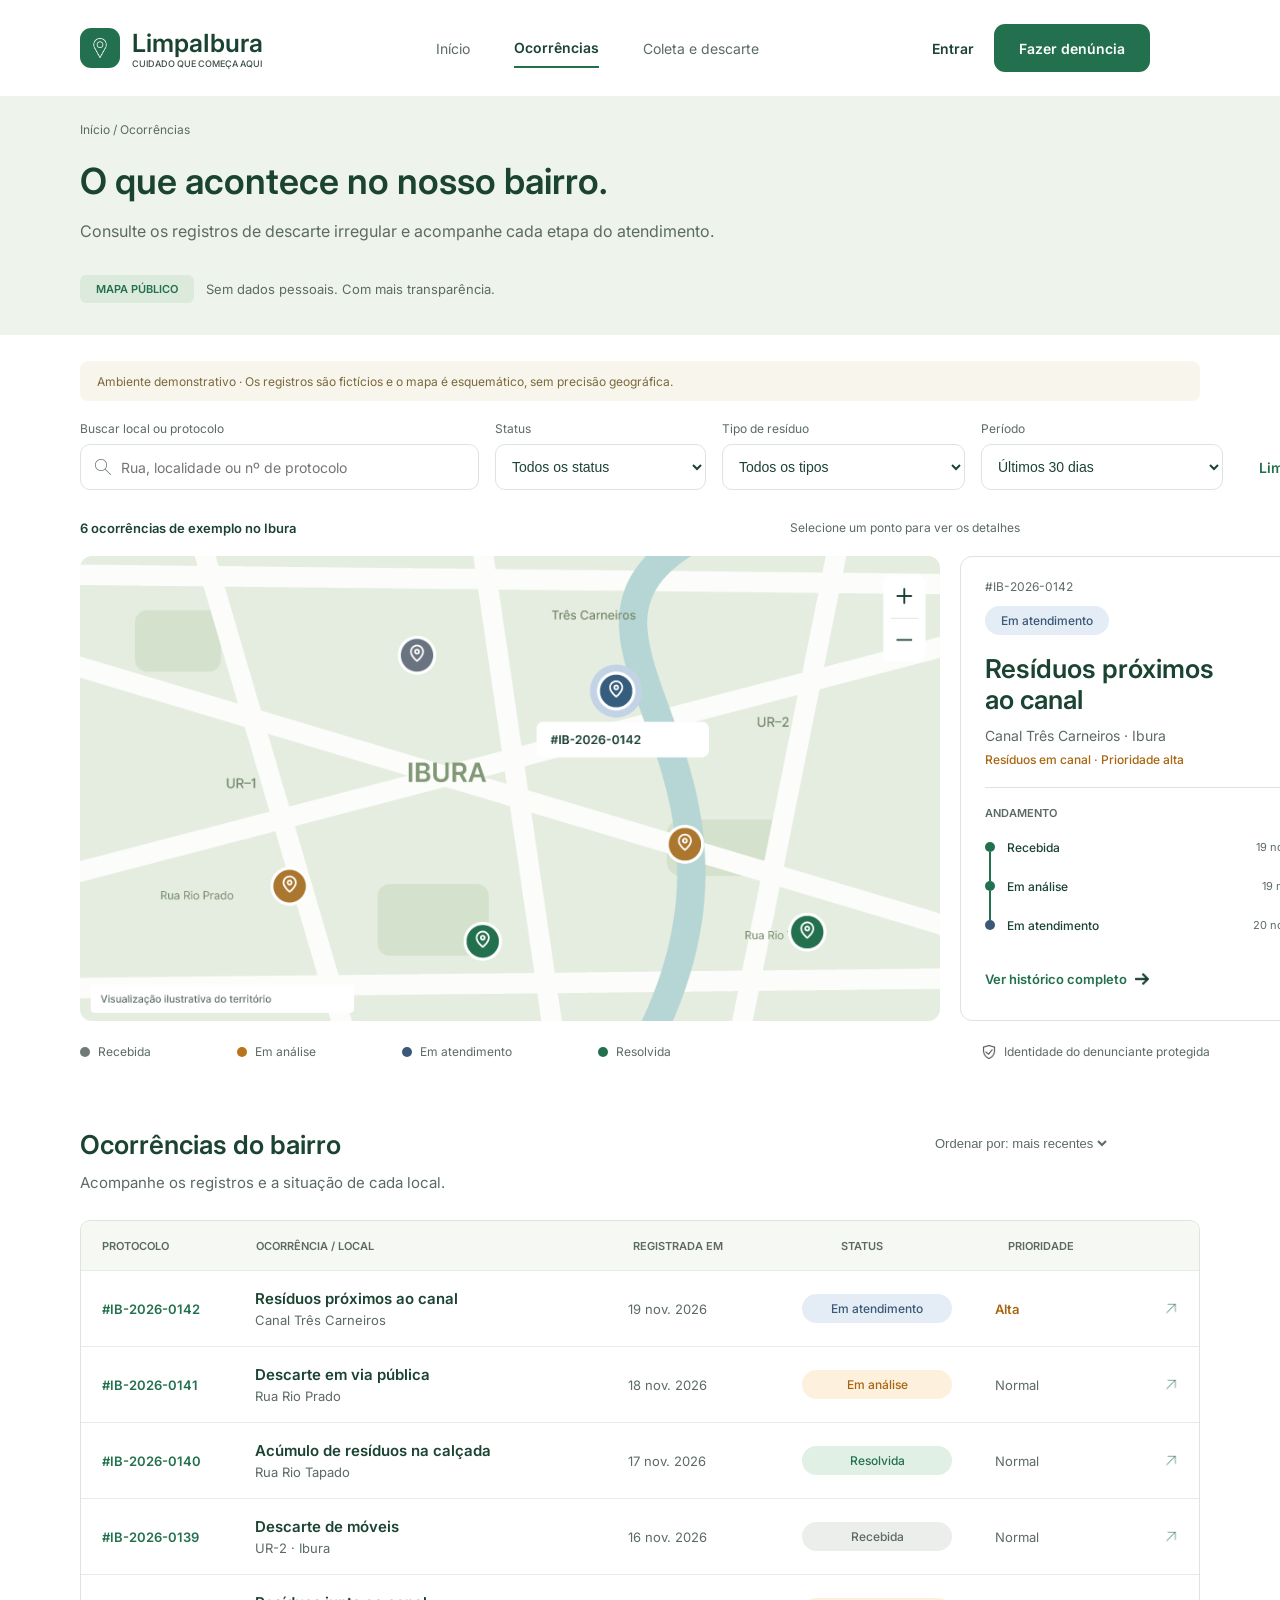
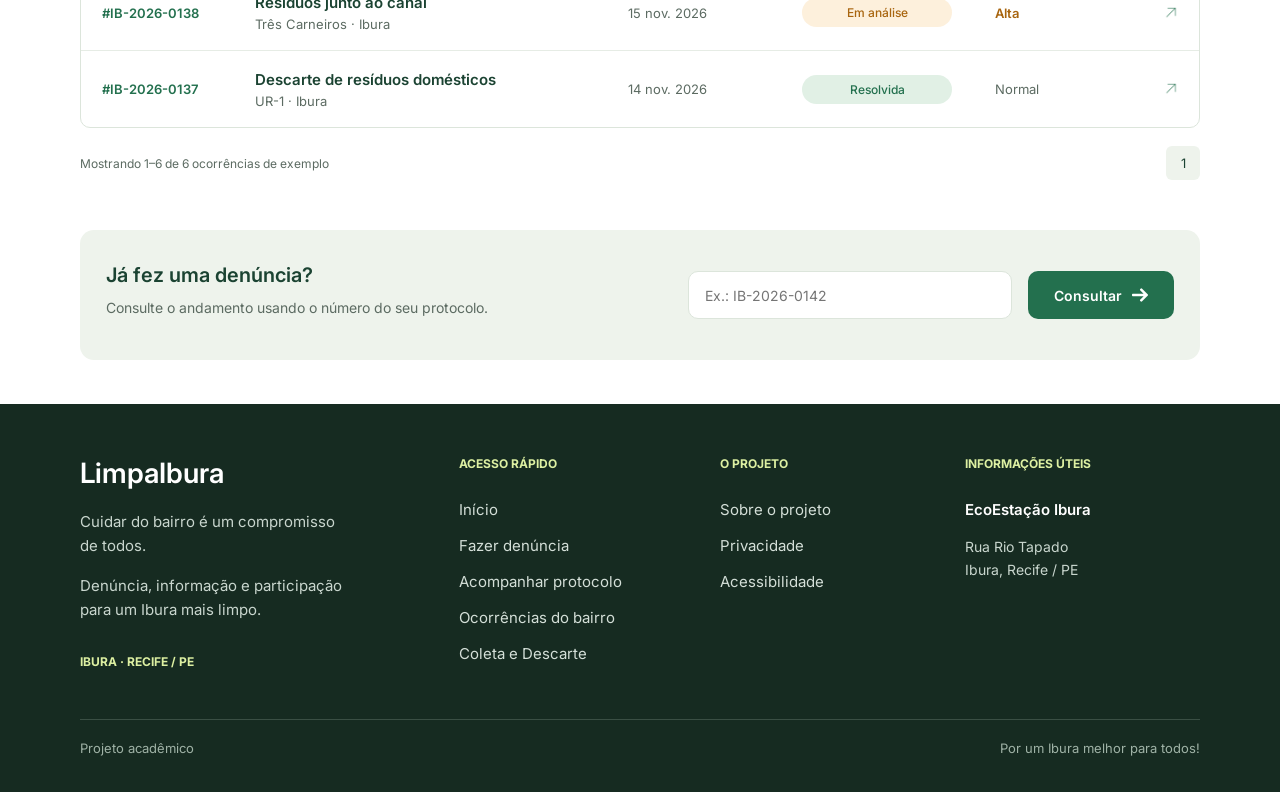
<file: LINGUAGEM DE MARCAÇÂO E FORMATAÇÃO/ocorrencias.html>
<!DOCTYPE html>
<html lang="pt-br">
<head>
    <meta charset="UTF-8">
    <meta name="viewport" content="width=device-width, initial-scale=1.0">
    <link rel="preconnect" href="https://fonts.googleapis.com">
    <link rel="preconnect" href="https://fonts.gstatic.com" crossorigin>
    <link href="https://fonts.googleapis.com/css2?family=Inter:wght@300;400;500;600;700&display=swap" rel="stylesheet">
    <link rel="stylesheet" href="css/style.css">
    <title>LimpaIbura - Ocorrências</title>
</head>
<body>
    <header>
        <div class="g-01_header">
            <div class="g-01_header-icon">
                <img class="g-01_header-icon-img" src="img/icon_local.png" alt="">
            </div>
            <div class="g-01_header-text">
                <h1 class="h1_header-text">LimpaIbura</h1>
                <p class="p_header-text">CUIDADO QUE COMEÇA AQUI</p>
            </div>
        </div>

        <nav>
            <ul class="g-02_header">
                <li class="g-02_header-navegacao"><a href="index.html">Início</a></li>
                <li class="g-02_header-navegacao-ativo"><a href="ocorrencias.html">Ocorrências</a></li>
                <li class="g-02_header-navegacao"><a href="coleta_e_descarte.html">Coleta e descarte</a></li>
            </ul>
        </nav>

        <div class="g-03_header-botao">
            <a href="login.html" class="g-03_header-botao-entrar" type="button">Entrar</a>
            <button class="g-03_header-botao-fazerdenuncia" type="button">Fazer denúncia</button>
        </div>
    </header>

    <main>
        <!-- TÍTULO DA PÁGINA -->
        <section class="g-10_titulo">
            <p class="g-10_titulo-caminho">Início / Ocorrências</p>
            <h1 class="g-10_titulo-h1">O que acontece no nosso bairro.</h1>
            <p class="g-10_titulo-texto">Consulte os registros de descarte irregular e acompanhe cada etapa do atendimento.</p>
            <div class="g-10_titulo-info">
                <p class="g-10_titulo-selo">MAPA PÚBLICO</p>
                <p class="g-10_titulo-info-texto">Sem dados pessoais. Com mais transparência.</p>
            </div>
        </section>

        <section class="g-11_conteudo">
            <p class="g-11_aviso">Ambiente demonstrativo · Os registros são fictícios e o mapa é esquemático, sem precisão geográfica.</p>

            <!-- FILTROS -->
            <div class="g-11_filtros">
                <div>
                    <p class="g-11_filtro-label">Buscar local ou protocolo</p>
                    <div class="g-11_filtro-busca">
                        <img class="g-11_filtro-busca-icone" src="img/icon_lupa.png" alt="">
                        <input class="g-11_filtro-busca-input" type="search" placeholder="Rua, localidade ou nº de protocolo">
                    </div>
                </div>
                <div>
                    <p class="g-11_filtro-label">Status</p>
                    <select class="g-11_filtro-status">
                        <option>Todos os status</option>
                        <option>Recebida</option>
                        <option>Em análise</option>
                        <option>Em atendimento</option>
                        <option>Resolvida</option>
                    </select>
                </div>
                <div>
                    <p class="g-11_filtro-label">Tipo de resíduo</p>
                    <select class="g-11_filtro-tipo">
                        <option>Todos os tipos</option>
                        <option>Resíduos em canal</option>
                        <option>Descarte em via pública</option>
                        <option>Descarte de móveis</option>
                        <option>Resíduos domésticos</option>
                    </select>
                </div>
                <div>
                    <p class="g-11_filtro-label">Período</p>
                    <select class="g-11_filtro-periodo">
                        <option>Últimos 30 dias</option>
                        <option>Últimos 7 dias</option>
                        <option>Últimos 90 dias</option>
                    </select>
                </div>
                <button class="g-11_filtro-limpar" type="button">Limpar</button>
            </div>

            <!-- MAPA -->
            <div class="g-12_topo">
                <p class="g-12_topo-total">6 ocorrências de exemplo no Ibura</p>
                <p class="g-12_topo-dica">Selecione um ponto para ver os detalhes</p>
            </div>

            <div class="g-12_area">
                <div class="g-12_esquerda">
                    <img class="g-12_mapa" src="img/mapa_02.png" alt="Mapa ilustrativo das ocorrências do Ibura">
                    <div class="g-12_legenda">
                        <div class="g-12_legenda-item">
                            <div class="g-12_ponto-recebida"></div>
                            <p class="g-12_legenda-texto">Recebida</p>
                        </div>
                        <div class="g-12_legenda-item">
                            <div class="g-12_ponto-analise"></div>
                            <p class="g-12_legenda-texto">Em análise</p>
                        </div>
                        <div class="g-12_legenda-item">
                            <div class="g-12_ponto-atendimento"></div>
                            <p class="g-12_legenda-texto">Em atendimento</p>
                        </div>
                        <div class="g-12_legenda-item">
                            <div class="g-12_ponto-resolvida"></div>
                            <p class="g-12_legenda-texto">Resolvida</p>
                        </div>
                    </div>
                </div>

                <div class="g-12_direita">
                    <div class="g-12_detalhe">
                        <p class="g-12_detalhe-protocolo">#IB-2026-0142</p>
                        <p class="g-12_detalhe-status">Em atendimento</p>
                        <h2 class="g-12_detalhe-titulo">Resíduos próximos<br>ao canal</h2>
                        <p class="g-12_detalhe-local">Canal Três Carneiros · Ibura</p>
                        <p class="g-12_detalhe-tipo">Resíduos em canal · Prioridade alta</p>

                        <div class="g-12_andamento">
                            <p class="g-12_andamento-titulo">ANDAMENTO</p>
                            <div class="g-12_etapa">
                                <div class="g-12_etapa-marcador">
                                    <div class="g-12_etapa-ponto-verde"></div>
                                    <div class="g-12_etapa-linha"></div>
                                </div>
                                <div class="g-12_etapa-texto">
                                    <p class="g-12_etapa-nome">Recebida</p>
                                    <p class="g-12_etapa-data">19 nov. · 08:42</p>
                                </div>
                            </div>
                            <div class="g-12_etapa">
                                <div class="g-12_etapa-marcador">
                                    <div class="g-12_etapa-ponto-verde"></div>
                                    <div class="g-12_etapa-linha"></div>
                                </div>
                                <div class="g-12_etapa-texto">
                                    <p class="g-12_etapa-nome">Em análise</p>
                                    <p class="g-12_etapa-data">19 nov. · 10:15</p>
                                </div>
                            </div>
                            <div class="g-12_etapa">
                                <div class="g-12_etapa-marcador">
                                    <div class="g-12_etapa-ponto-azul"></div>
                                </div>
                                <div class="g-12_etapa-texto">
                                    <p class="g-12_etapa-nome">Em atendimento</p>
                                    <p class="g-12_etapa-data">20 nov. · 09:30</p>
                                </div>
                            </div>
                        </div>

                        <div class="g-12_historico">
                            <p class="g-12_historico-texto">Ver histórico completo</p>
                            <img class="g-12_historico-seta" src="img/icon_seta-direita-verde_claro.png" alt="">
                        </div>
                    </div>

                    <div class="g-12_identidade">
                        <img class="g-12_identidade-icone" src="img/icon_seguranca.png" alt="">
                        <p class="g-12_identidade-texto">Identidade do denunciante protegida</p>
                    </div>
                </div>
            </div>

            <!-- LISTA DE OCORRÊNCIAS -->
            <div class="g-13_topo">
                <div>
                    <h2 class="g-13_topo-titulo">Ocorrências do bairro</h2>
                    <p class="g-13_topo-texto">Acompanhe os registros e a situação de cada local.</p>
                </div>
                <select class="g-13_topo-ordenar">
                    <option>Ordenar por: mais recentes</option>
                    <option>Ordenar por: mais antigas</option>
                </select>
            </div>

            <div class="g-13_tabela">
                <div class="g-13_cabecalho">
                    <p class="g-13_cab-1">PROTOCOLO</p>
                    <p class="g-13_cab-2">OCORRÊNCIA / LOCAL</p>
                    <p class="g-13_cab-3">REGISTRADA EM</p>
                    <p class="g-13_cab-4">STATUS</p>
                    <p class="g-13_cab-5">PRIORIDADE</p>
                </div>

                <div class="g-13_linha">
                    <p class="g-13_col-protocolo">#IB-2026-0142</p>
                    <div class="g-13_col-ocorrencia">
                        <p class="g-13_ocorrencia-titulo">Resíduos próximos ao canal</p>
                        <p class="g-13_ocorrencia-local">Canal Três Carneiros</p>
                    </div>
                    <p class="g-13_col-data">19 nov. 2026</p>
                    <div class="g-13_col-status">
                        <p class="g-13_status-atendimento">Em atendimento</p>
                    </div>
                    <p class="g-13_col-prioridade-alta">Alta</p>
                    <img class="g-13_col-seta" src="img/icon_seta-para-cima-direita.png" alt="">
                </div>

                <div class="g-13_linha">
                    <p class="g-13_col-protocolo">#IB-2026-0141</p>
                    <div class="g-13_col-ocorrencia">
                        <p class="g-13_ocorrencia-titulo">Descarte em via pública</p>
                        <p class="g-13_ocorrencia-local">Rua Rio Prado</p>
                    </div>
                    <p class="g-13_col-data">18 nov. 2026</p>
                    <div class="g-13_col-status">
                        <p class="g-13_status-analise">Em análise</p>
                    </div>
                    <p class="g-13_col-prioridade-normal">Normal</p>
                    <img class="g-13_col-seta" src="img/icon_seta-para-cima-direita.png" alt="">
                </div>

                <div class="g-13_linha">
                    <p class="g-13_col-protocolo">#IB-2026-0140</p>
                    <div class="g-13_col-ocorrencia">
                        <p class="g-13_ocorrencia-titulo">Acúmulo de resíduos na calçada</p>
                        <p class="g-13_ocorrencia-local">Rua Rio Tapado</p>
                    </div>
                    <p class="g-13_col-data">17 nov. 2026</p>
                    <div class="g-13_col-status">
                        <p class="g-13_status-resolvida">Resolvida</p>
                    </div>
                    <p class="g-13_col-prioridade-normal">Normal</p>
                    <img class="g-13_col-seta" src="img/icon_seta-para-cima-direita.png" alt="">
                </div>

                <div class="g-13_linha">
                    <p class="g-13_col-protocolo">#IB-2026-0139</p>
                    <div class="g-13_col-ocorrencia">
                        <p class="g-13_ocorrencia-titulo">Descarte de móveis</p>
                        <p class="g-13_ocorrencia-local">UR-2 · Ibura</p>
                    </div>
                    <p class="g-13_col-data">16 nov. 2026</p>
                    <div class="g-13_col-status">
                        <p class="g-13_status-recebida">Recebida</p>
                    </div>
                    <p class="g-13_col-prioridade-normal">Normal</p>
                    <img class="g-13_col-seta" src="img/icon_seta-para-cima-direita.png" alt="">
                </div>

                <div class="g-13_linha">
                    <p class="g-13_col-protocolo">#IB-2026-0138</p>
                    <div class="g-13_col-ocorrencia">
                        <p class="g-13_ocorrencia-titulo">Resíduos junto ao canal</p>
                        <p class="g-13_ocorrencia-local">Três Carneiros · Ibura</p>
                    </div>
                    <p class="g-13_col-data">15 nov. 2026</p>
                    <div class="g-13_col-status">
                        <p class="g-13_status-analise">Em análise</p>
                    </div>
                    <p class="g-13_col-prioridade-alta">Alta</p>
                    <img class="g-13_col-seta" src="img/icon_seta-para-cima-direita.png" alt="">
                </div>

                <div class="g-13_linha-ultima">
                    <p class="g-13_col-protocolo">#IB-2026-0137</p>
                    <div class="g-13_col-ocorrencia">
                        <p class="g-13_ocorrencia-titulo">Descarte de resíduos domésticos</p>
                        <p class="g-13_ocorrencia-local">UR-1 · Ibura</p>
                    </div>
                    <p class="g-13_col-data">14 nov. 2026</p>
                    <div class="g-13_col-status">
                        <p class="g-13_status-resolvida">Resolvida</p>
                    </div>
                    <p class="g-13_col-prioridade-normal">Normal</p>
                    <img class="g-13_col-seta" src="img/icon_seta-para-cima-direita.png" alt="">
                </div>
            </div>

            <div class="g-13_rodape">
                <p class="g-13_rodape-texto">Mostrando 1–6 de 6 ocorrências de exemplo</p>
                <p class="g-13_rodape-pagina">1</p>
            </div>

            <!-- CONSULTAR PROTOCOLO -->
            <div class="g-14_consulta">
                <div class="g-14_consulta-texto">
                    <h3 class="g-14_consulta-titulo">Já fez uma denúncia?</h3>
                    <p class="g-14_consulta-descricao">Consulte o andamento usando o número do seu protocolo.</p>
                </div>
                <div class="g-14_consulta-form">
                    <input class="g-14_consulta-input" type="text" placeholder="Ex.: IB-2026-0142">
                    <div class="g-14_consulta-botao">
                        <button class="g-14_consulta-botao-texto" type="button">Consultar</button>
                        <img class="g-14_consulta-botao-seta" src="img/icon_seta-direita.png" alt="">
                    </div>
                </div>
            </div>
        </section>
    </main>

    <footer>
        <div class="g-09_footer-colunas">
            <div class="g-09_footer-marca">
                <h2 class="g-09_footer-nome">LimpaIbura</h2>
                <p class="g-09_footer-texto">Cuidar do bairro é um compromisso<br>de todos.</p>
                <p class="g-09_footer-texto">Denúncia, informação e participação<br>para um Ibura mais limpo.</p>
                <p class="g-09_footer-local">IBURA · RECIFE / PE</p>
            </div>
            <div class="g-09_footer-coluna-1">
                <p class="g-09_footer-titulo">ACESSO RÁPIDO</p>
                <a class="g-09_footer-link" href="index.html">Início</a>
                <a class="g-09_footer-link" href="#">Fazer denúncia</a>
                <a class="g-09_footer-link" href="#">Acompanhar protocolo</a>
                <a class="g-09_footer-link" href="ocorrencias.html">Ocorrências do bairro</a>
                <a class="g-09_footer-link" href="coleta_e_descarte.html">Coleta e Descarte</a>
            </div>
            <div class="g-09_footer-coluna-2">
                <p class="g-09_footer-titulo">O PROJETO</p>
                <a class="g-09_footer-link" href="#">Sobre o projeto</a>
                <a class="g-09_footer-link" href="#">Privacidade</a>
                <a class="g-09_footer-link" href="#">Acessibilidade</a>
            </div>
            <div class="g-09_footer-coluna-3">
                <p class="g-09_footer-titulo">INFORMAÇÕES ÚTEIS</p>
                <p class="g-09_footer-destaque">EcoEstação Ibura</p>
                <p class="g-09_footer-endereco">Rua Rio Tapado<br>Ibura, Recife / PE</p>
            </div>
        </div>
        <hr class="g-09_footer-linha">
        <div class="g-09_footer-base">
            <p class="g-09_footer-base-texto">Projeto acadêmico</p>
            <p class="g-09_footer-base-texto">Por um Ibura melhor para todos!</p>
        </div>
    </footer>
</body>
</html>
</file>
<file: LINGUAGEM DE MARCAÇÂO E FORMATAÇÃO/css/style.css>
/* ===== GERAL ===== */
*{
    margin: 0;
    padding: 0;
    box-sizing: border-box;
}

body{
    font-family: 'Inter', sans-serif;
    color: #1B4332;
    background-color: #FFFFFF;
}

a{
    text-decoration: none;
    color: inherit;
}

button, input{
    font-family: 'Inter', sans-serif;
}

img{
    display: block;
}

/* ===== HEADER ===== */
header{
    height: 96px;
    background-color: #FFFFFF;
    display: flex;
    justify-content: space-between;
    flex-direction: row;
    padding: 0px 130px 0px 80px;
}

.g-01_header{
    display: flex;
    align-items: center;
    gap: 12px;
    width: max-content;
}
.g-01_header-icon{
    background-color: #23704E;
    border-radius: 11px;
    width: 40px;
    height: 40px;
    display: flex;
    justify-content: center;
    align-items: center;
}
.g-01_header-icon-img{
    width: 20px;
    height: 20px;
}
.g-01_header-text{
    display: flex;
    flex-direction: column;
    justify-content: center;
}
.h1_header-text{
    font-size: 25px;
    font-weight: 600;
}
.p_header-text{
    font-size: 9px;
    font-weight: 500;
    color: #3F4F45;
}
nav{
    display: flex;
}
.g-02_header{
    display: flex;
    flex-direction: row;
    list-style: none;
    gap: 44px;
    align-items: center;
}
.g-02_header-navegacao{
    display: flex;
    align-items: center;
    font-size: 14px;
    color: #5C6B62;
    font-weight: 400;
    height: 40px;
}
.g-02_header-navegacao-ativo{
    display: flex;
    align-items: center;
    font-size: 14px;
    color: #1B4332;
    font-weight: 600;
    border-bottom: 2px solid #23704E;
    height: 40px;
}
.g-03_header-botao{
    width: max-content;
    display: flex;
    justify-content: center;
    align-items: center;
    gap: 20px;
}
.g-03_header-botao-entrar{
    border: none;
    background-color: transparent;
    min-width: max-content;
    font-size: 14px;
    font-weight: 600;
    color: #1B4332;
}
.g-03_header-botao-fazerdenuncia{
    border-radius: 11px;
    border: none;
    background-color: #23704E;
    min-width: 100px;
    padding: 0px 25px;
    height: 48px;
    font-size: 14px;
    font-weight: 600;
    color: #FFFFFF;
}

/* ===== 04 - HERO ===== */
.g-04_hero{
    background-color: #EEF3EC;
    display: flex;
    justify-content: space-between;
    padding: 60px 80px 82px 80px;
}
.g-04_hero-texto{
    width: 640px;
}
.g-04_hero-eyebrow{
    font-size: 12px;
    font-weight: 600;
    color: #23704E;
    margin-bottom: 28px;
}
.g-04_hero-titulo{
    font-size: 56px;
    font-weight: 600;
    line-height: 64px;
    color: #1B4332;
}
.g-04_hero-descricao{
    font-size: 17px;
    line-height: 25px;
    color: #5C6B62;
    width: 470px;
    margin-top: 32px;
}
.g-04_hero-botoes{
    display: flex;
    gap: 16px;
    margin-top: 36px;
}
.g-04_hero-botao-principal{
    display: flex;
    align-items: center;
    gap: 12px;
    height: 48px;
    padding: 0px 26px;
    background-color: #23704E;
    border-radius: 11px;
}
.g-04_hero-botao-principal-texto{
    background-color: transparent;
    border: none;
    color: #FFFFFF;
    font-size: 14px;
    font-weight: 600;
}
.g-04_hero-botao-principal-seta{
    width: 16px;
    height: 16px;
}
.g-04_hero-botao-secundario{
    height: 48px;
    padding: 0px 36px;
    background-color: #FFFFFF;
    border: 1px solid #DCE5DB;
    border-radius: 11px;
    color: #1B4332;
    font-size: 14px;
    font-weight: 600;
}
.g-04_hero-seguranca{
    display: flex;
    align-items: center;
    gap: 8px;
    margin-top: 24px;
}
.g-04_hero-seguranca-img{
    width: 14px;
    height: 14px;
}
.g-04_hero-seguranca-texto{
    font-size: 13px;
    color: #5C6B62;
}
.g-04_hero-mapa{
    width: 562px;
    height: 472px;
    border-radius: 16px;
}

/* ===== 05 - PASSOS ===== */
.g-05_passos{
    background-color: #FFFFFF;
    padding: 48px 80px 60px 80px;
}
.g-05_passos-eyebrow{
    font-size: 12px;
    font-weight: 600;
    color: #23704E;
    margin-bottom: 14px;
}
.g-05_passos-titulo{
    font-size: 32px;
    font-weight: 500;
    color: #1B4332;
}
.g-05_passos-lista{
    display: flex;
    gap: 80px;
    margin-top: 34px;
}
.g-05_passo{
    width: 360px;
}
.g-05_passo-topo{
    display: flex;
    justify-content: space-between;
    align-items: center;
}
.g-05_passo-icone-img{
    width: 20px;
    height: 20px;
}
.g-05_passo-numero{
    font-size: 40px;
    font-weight: 300;
    color: #6E7C74;
}
.g-05_passo-titulo{
    font-size: 19px;
    font-weight: 600;
    color: #1B4332;
    margin-top: 8px;
}
.g-05_passo-texto{
    font-size: 15px;
    line-height: 23px;
    color: #5C6B62;
    width: 290px;
    margin-top: 12px;
}

/* ===== 06 - CHAMADA (faixa verde escura) ===== */
.g-06_chamada{
    background-color: #1B4332;
    padding: 48px 80px 66px 80px;
}
.g-06_chamada-topo{
    display: flex;
    justify-content: space-between;
    align-items: flex-start;
    padding-right: 67px;
}
.g-06_chamada-titulo{
    font-size: 40px;
    font-weight: 500;
    line-height: 49px;
    color: #FFFFFF;
}
.g-06_chamada-botao{
    display: flex;
    align-items: center;
    gap: 10px;
    height: 50px;
    padding: 0px 24px;
    margin-top: 47px;
    background-color: #DDF0A2;
    border-radius: 11px;
}
.g-06_chamada-botao-texto{
    background-color: transparent;
    border: none;
    color: #1B4332;
    font-size: 14px;
    font-weight: 600;
}
.g-06_chamada-botao-seta{
    width: 16px;
    height: 16px;
}
.g-06_chamada-texto{
    font-size: 15px;
    color: #B9CBC0;
    margin-top: 16px;
}

/* ===== 07 - COLETA E DESCARTE ===== */
.g-07_descarte{
    background-color: #FFFFFF;
    padding: 48px 80px 36px 80px;
}
.g-07_descarte-eyebrow{
    font-size: 12px;
    font-weight: 600;
    color: #23704E;
    margin-bottom: 14px;
}
.g-07_descarte-titulo{
    font-size: 32px;
    font-weight: 500;
    color: #1B4332;
}
.g-07_descarte-cards{
    display: flex;
    gap: 24px;
    margin-top: 36px;
}
.g-07_card-coleta{
    width: 628px;
    height: 285px;
    padding: 34px 28px;
    background-color: #EEF3EC;
    border-radius: 12px;
}
.g-07_card-ponto{
    width: 628px;
    height: 285px;
    padding: 34px 28px;
    background-color: #F8F5EC;
    border-radius: 12px;
}
.g-07_card-label{
    font-size: 12px;
    font-weight: 600;
    color: #23704E;
}
.g-07_card-label-ponto{
    font-size: 12px;
    font-weight: 600;
    color: #8A6B2D;
}
.g-07_card-titulo{
    font-size: 22px;
    font-weight: 600;
    color: #1B4332;
    margin-top: 24px;
}
.g-07_card-endereco{
    font-size: 15px;
    font-weight: 500;
    color: #3F4F45;
    margin-top: 12px;
}
.g-07_card-texto{
    font-size: 15px;
    line-height: 23px;
    color: #5C6B62;
    width: 330px;
    margin-top: 12px;
}
.g-07_card-texto-ponto{
    font-size: 13px;
    line-height: 23px;
    color: #5C6B62;
    width: 340px;
    margin-top: 16px;
}
.g-07_card-busca{
    display: flex;
    gap: 14px;
    margin-top: 36px;
}
.g-07_card-busca-input{
    width: 387px;
    height: 51px;
    padding: 0px 16px;
    background-color: #FFFFFF;
    border: 1px solid #DCE5DB;
    border-radius: 11px;
    font-size: 14px;
}
.g-07_card-busca-botao{
    width: 167px;
    height: 51px;
    background-color: #23704E;
    border: none;
    border-radius: 11px;
    color: #FFFFFF;
    font-size: 14px;
    font-weight: 600;
}
.g-07_card-link{
    display: flex;
    align-items: center;
    gap: 8px;
    margin-top: 36px;
}
.g-07_card-link-texto{
    font-size: 14px;
    font-weight: 600;
    color: #23704E;
}
.g-07_card-link-seta{
    width: 14px;
    height: 14px;
}

/* ===== 08 - OCORRÊNCIAS ===== */
.g-08_ocorrencias{
    background-color: #F6F8F4;
    padding: 48px 80px 28px 80px;
}
.g-08_ocorrencias-eyebrow{
    font-size: 12px;
    font-weight: 600;
    color: #23704E;
    margin-bottom: 14px;
}
.g-08_ocorrencias-topo{
    display: flex;
    justify-content: space-between;
    align-items: center;
}
.g-08_ocorrencias-titulo{
    font-size: 32px;
    font-weight: 500;
    color: #1B4332;
}
.g-08_ocorrencias-link{
    display: flex;
    align-items: center;
    gap: 8px;
    margin-right: 83px;
}
.g-08_ocorrencias-link-texto{
    font-size: 14px;
    font-weight: 600;
    color: #23704E;
}
.g-08_ocorrencias-link-seta{
    width: 14px;
    height: 14px;
}
.g-08_ocorrencias-texto{
    font-size: 15px;
    color: #5C6B62;
    margin-top: 14px;
}
.g-08_ocorrencias-cards{
    display: flex;
    gap: 28px;
    margin-top: 36px;
}
.g-08_ocorrencia{
    width: 408px;
    height: 181px;
    padding: 20px 22px;
    background-color: #FFFFFF;
    border: 1px solid #DCE5DB;
    border-radius: 14px;
}
.g-08_ocorrencia-protocolo{
    font-size: 13px;
    color: #5C6B62;
}
.g-08_ocorrencia-titulo{
    font-size: 19px;
    font-weight: 600;
    color: #1B4332;
    margin-top: 14px;
}
.g-08_ocorrencia-local{
    font-size: 15px;
    color: #5C6B62;
    margin-top: 8px;
}
.g-08_ocorrencia-rodape{
    display: flex;
    justify-content: space-between;
    align-items: center;
    margin-top: 24px;
}
.g-08_status-atendimento{
    padding: 7px 16px;
    border-radius: 20px;
    font-size: 12px;
    font-weight: 500;
    background-color: #E4EDF6;
    color: #3B5878;
}
.g-08_status-analise{
    padding: 7px 16px;
    border-radius: 20px;
    font-size: 12px;
    font-weight: 500;
    background-color: #FDF0DC;
    color: #A8650F;
}
.g-08_status-resolvida{
    padding: 7px 16px;
    border-radius: 20px;
    font-size: 12px;
    font-weight: 500;
    background-color: #E1F0E5;
    color: #23704E;
}
.g-08_ocorrencia-detalhes{
    display: flex;
    align-items: center;
    gap: 6px;
}
.g-08_ocorrencia-detalhes-texto{
    font-size: 13px;
    font-weight: 600;
    color: #23704E;
}
.g-08_ocorrencia-detalhes-seta{
    width: 14px;
    height: 14px;
}
.g-08_ocorrencias-aviso{
    font-size: 12px;
    color: #5C6B62;
    margin-top: 24px;
}

/* ===== 09 - FOOTER ===== */
footer{
    background-color: #162B21;
    color: #FFFFFF;
    padding: 52px 80px 36px 80px;
}
.g-09_footer-colunas{
    display: flex;
}
.g-09_footer-marca{
    width: 420px;
}
.g-09_footer-coluna-1{
    width: 289px;
}
.g-09_footer-coluna-2{
    width: 271px;
}
.g-09_footer-coluna-3{
    width: 260px;
}
.g-09_footer-nome{
    font-size: 28px;
    font-weight: 600;
    margin-bottom: 20px;
}
.g-09_footer-texto{
    font-size: 15px;
    line-height: 24px;
    color: #C9D6CE;
    margin-bottom: 16px;
}
.g-09_footer-local{
    font-size: 12px;
    font-weight: 700;
    color: #DDF0A2;
    margin-top: 32px;
}
.g-09_footer-titulo{
    font-size: 12px;
    font-weight: 700;
    color: #DDF0A2;
    margin-bottom: 28px;
}
.g-09_footer-link{
    display: block;
    font-size: 15px;
    line-height: 22px;
    color: #D4DFD8;
    margin-bottom: 14px;
}
.g-09_footer-destaque{
    font-size: 15px;
    font-weight: 600;
    line-height: 22px;
}
.g-09_footer-endereco{
    font-size: 14px;
    line-height: 23px;
    color: #C9D6CE;
    margin-top: 14px;
}
.g-09_footer-linha{
    border: none;
    border-top: 1px solid #3A4F44;
    margin: 40px 0px 20px 0px;
}
.g-09_footer-base{
    display: flex;
    justify-content: space-between;
}
.g-09_footer-base-texto{
    font-size: 13px;
    color: #9FB2A6;
}

/* ===================================================== */
/* ================ PÁGINA: OCORRÊNCIAS ================ */
/* ===================================================== */

/* ===== 10 - TÍTULO DA PÁGINA ===== */
.g-10_titulo{
    background-color: #EEF3EC;
    padding: 26px 80px 32px 80px;
}
.g-10_titulo-caminho{
    font-size: 12px;
    color: #5C6B62;
}
.g-10_titulo-h1{
    font-size: 36px;
    font-weight: 600;
    line-height: 44px;
    color: #1B4332;
    margin-top: 22px;
}
.g-10_titulo-texto{
    font-size: 16px;
    line-height: 24px;
    color: #5C6B62;
    margin-top: 16px;
}
.g-10_titulo-info{
    display: flex;
    align-items: center;
    gap: 12px;
    margin-top: 32px;
}
.g-10_titulo-selo{
    display: flex;
    align-items: center;
    height: 28px;
    padding: 0px 16px;
    background-color: #DCEADB;
    border-radius: 6px;
    font-size: 11px;
    font-weight: 600;
    color: #23704E;
}
.g-10_titulo-info-texto{
    font-size: 13px;
    color: #5C6B62;
}

/* ===== 11 - AVISO E FILTROS ===== */
.g-11_conteudo{
    background-color: #FFFFFF;
    padding: 26px 80px 44px 80px;
}
.g-11_aviso{
    display: flex;
    align-items: center;
    height: 40px;
    padding: 0px 17px;
    background-color: #F8F5EC;
    border-radius: 8px;
    font-size: 12px;
    color: #7A6A3A;
}
.g-11_filtros{
    display: flex;
    align-items: flex-end;
    gap: 16px;
    margin-top: 20px;
}
.g-11_filtro-label{
    font-size: 12px;
    color: #5C6B62;
    margin-bottom: 8px;
}
.g-11_filtro-busca{
    display: flex;
    align-items: center;
    gap: 10px;
    width: 399px;
    height: 46px;
    padding: 0px 14px;
    background-color: #FFFFFF;
    border: 1px solid #DCE5DB;
    border-radius: 10px;
}
.g-11_filtro-busca-icone{
    width: 16px;
    height: 16px;
}
.g-11_filtro-busca-input{
    width: 330px;
    border: none;
    outline: none;
    font-size: 14px;
    color: #1B4332;
}
.g-11_filtro-status{
    width: 211px;
    height: 46px;
    padding: 0px 12px;
    background-color: #FFFFFF;
    border: 1px solid #DCE5DB;
    border-radius: 10px;
    font-size: 14px;
    color: #1B4332;
}
.g-11_filtro-tipo{
    width: 243px;
    height: 46px;
    padding: 0px 12px;
    background-color: #FFFFFF;
    border: 1px solid #DCE5DB;
    border-radius: 10px;
    font-size: 14px;
    color: #1B4332;
}
.g-11_filtro-periodo{
    width: 242px;
    height: 46px;
    padding: 0px 12px;
    background-color: #FFFFFF;
    border: 1px solid #DCE5DB;
    border-radius: 10px;
    font-size: 14px;
    color: #1B4332;
}
.g-11_filtro-limpar{
    height: 46px;
    margin-left: 20px;
    background-color: transparent;
    border: none;
    font-size: 14px;
    font-weight: 600;
    color: #23704E;
}

/* ===== 12 - MAPA E DETALHES ===== */
.g-12_topo{
    display: flex;
    justify-content: space-between;
    margin-top: 30px;
}
.g-12_topo-total{
    font-size: 13px;
    font-weight: 600;
    color: #1B4332;
}
.g-12_topo-dica{
    font-size: 12px;
    color: #5C6B62;
    margin-right: 180px;
}
.g-12_area{
    display: flex;
    gap: 20px;
    margin-top: 20px;
}
.g-12_esquerda{
    width: 860px;
}
.g-12_mapa{
    width: 860px;
    height: 465px;
    border-radius: 12px;
}
.g-12_legenda{
    display: flex;
    gap: 86px;
    margin-top: 23px;
}
.g-12_legenda-item{
    display: flex;
    align-items: center;
    gap: 8px;
}
.g-12_ponto-recebida{
    width: 10px;
    height: 10px;
    border-radius: 50%;
    background-color: #707B75;
}
.g-12_ponto-analise{
    width: 10px;
    height: 10px;
    border-radius: 50%;
    background-color: #B8741A;
}
.g-12_ponto-atendimento{
    width: 10px;
    height: 10px;
    border-radius: 50%;
    background-color: #3B5878;
}
.g-12_ponto-resolvida{
    width: 10px;
    height: 10px;
    border-radius: 50%;
    background-color: #23704E;
}
.g-12_legenda-texto{
    font-size: 12px;
    color: #5C6B62;
}
.g-12_direita{
    width: 398px;
}
.g-12_detalhe{
    width: 398px;
    height: 465px;
    padding: 22px 24px;
    background-color: #FFFFFF;
    border: 1px solid #DCE5DB;
    border-radius: 12px;
}
.g-12_detalhe-protocolo{
    font-size: 12px;
    color: #5C6B62;
}
.g-12_detalhe-status{
    width: max-content;
    padding: 7px 16px;
    margin-top: 12px;
    background-color: #E4EDF6;
    border-radius: 20px;
    font-size: 12px;
    font-weight: 500;
    color: #3B5878;
}
.g-12_detalhe-titulo{
    font-size: 26px;
    font-weight: 600;
    line-height: 31px;
    color: #1B4332;
    margin-top: 18px;
}
.g-12_detalhe-local{
    font-size: 14px;
    color: #5C6B62;
    margin-top: 12px;
}
.g-12_detalhe-tipo{
    font-size: 12px;
    font-weight: 500;
    color: #A8650F;
    margin-top: 8px;
}
.g-12_andamento{
    margin-top: 20px;
    padding-top: 18px;
    border-top: 1px solid #DCE5DB;
}
.g-12_andamento-titulo{
    font-size: 11px;
    font-weight: 600;
    color: #5C6B62;
    margin-bottom: 22px;
}
.g-12_etapa{
    display: flex;
    gap: 12px;
}
.g-12_etapa-marcador{
    display: flex;
    flex-direction: column;
    align-items: center;
}
.g-12_etapa-ponto-verde{
    width: 10px;
    height: 10px;
    border-radius: 50%;
    background-color: #23704E;
}
.g-12_etapa-ponto-azul{
    width: 10px;
    height: 10px;
    border-radius: 50%;
    background-color: #3B5878;
}
.g-12_etapa-linha{
    width: 2px;
    height: 29px;
    background-color: #23704E;
}
.g-12_etapa-texto{
    display: flex;
    justify-content: space-between;
    width: 330px;
    margin-top: -2px;
}
.g-12_etapa-nome{
    font-size: 12px;
    font-weight: 500;
    color: #1B4332;
}
.g-12_etapa-data{
    font-size: 11px;
    color: #5C6B62;
}
.g-12_historico{
    display: flex;
    align-items: center;
    gap: 8px;
    margin-top: 38px;
}
.g-12_historico-texto{
    font-size: 13px;
    font-weight: 600;
    color: #23704E;
}
.g-12_historico-seta{
    width: 14px;
    height: 14px;
}
.g-12_identidade{
    display: flex;
    align-items: center;
    gap: 8px;
    margin-top: 23px;
    margin-left: 22px;
}
.g-12_identidade-icone{
    width: 14px;
    height: 14px;
}
.g-12_identidade-texto{
    font-size: 12px;
    color: #5C6B62;
}

/* ===== 13 - LISTA DE OCORRÊNCIAS (TABELA) ===== */
.g-13_topo{
    display: flex;
    justify-content: space-between;
    align-items: flex-start;
    margin-top: 70px;
}
.g-13_topo-titulo{
    font-size: 26px;
    font-weight: 600;
    line-height: 32px;
    color: #1B4332;
}
.g-13_topo-texto{
    font-size: 15px;
    color: #5C6B62;
    margin-top: 12px;
}
.g-13_topo-ordenar{
    margin-top: 6px;
    margin-right: 90px;
    background-color: transparent;
    border: none;
    font-size: 13px;
    color: #5C6B62;
}
.g-13_tabela{
    margin-top: 28px;
    background-color: #FFFFFF;
    border: 1px solid #DCE5DB;
    border-radius: 10px;
}
.g-13_cabecalho{
    display: flex;
    align-items: center;
    height: 50px;
    padding: 0px 21px;
    background-color: #F6F8F4;
    border-bottom: 1px solid #E6ECE5;
    border-radius: 10px 10px 0px 0px;
}
.g-13_cab-1{
    width: 174px;
    font-size: 11px;
    font-weight: 600;
    color: #5C6B62;
}
.g-13_cab-2{
    width: 425px;
    font-size: 11px;
    font-weight: 600;
    color: #5C6B62;
}
.g-13_cab-3{
    width: 199px;
    font-size: 11px;
    font-weight: 600;
    color: #5C6B62;
}
.g-13_cab-4{
    width: 220px;
    padding-left: 32px;
    font-size: 11px;
    font-weight: 600;
    color: #5C6B62;
}
.g-13_cab-5{
    width: 192px;
    font-size: 11px;
    font-weight: 600;
    color: #5C6B62;
}
.g-13_linha{
    display: flex;
    align-items: center;
    height: 76px;
    padding: 0px 21px;
    border-bottom: 1px solid #E6ECE5;
}
.g-13_linha-ultima{
    display: flex;
    align-items: center;
    height: 76px;
    padding: 0px 21px;
}
.g-13_col-protocolo{
    width: 174px;
    font-size: 13px;
    font-weight: 600;
    color: #23704E;
}
.g-13_col-ocorrencia{
    width: 425px;
}
.g-13_ocorrencia-titulo{
    font-size: 15px;
    font-weight: 600;
    color: #1B4332;
}
.g-13_ocorrencia-local{
    font-size: 13px;
    color: #5C6B62;
    margin-top: 4px;
}
.g-13_col-data{
    width: 199px;
    font-size: 13px;
    color: #5C6B62;
}
.g-13_col-status{
    width: 220px;
}
.g-13_status-atendimento{
    width: 150px;
    padding: 7px 0px;
    text-align: center;
    border-radius: 20px;
    font-size: 12px;
    font-weight: 500;
    background-color: #E4EDF6;
    color: #3B5878;
}
.g-13_status-analise{
    width: 150px;
    padding: 7px 0px;
    text-align: center;
    border-radius: 20px;
    font-size: 12px;
    font-weight: 500;
    background-color: #FDF0DC;
    color: #A8650F;
}
.g-13_status-resolvida{
    width: 150px;
    padding: 7px 0px;
    text-align: center;
    border-radius: 20px;
    font-size: 12px;
    font-weight: 500;
    background-color: #E1F0E5;
    color: #23704E;
}
.g-13_status-recebida{
    width: 150px;
    padding: 7px 0px;
    text-align: center;
    border-radius: 20px;
    font-size: 12px;
    font-weight: 500;
    background-color: #ECEEEC;
    color: #5C6B62;
}
.g-13_col-prioridade-alta{
    width: 192px;
    font-size: 13px;
    font-weight: 600;
    color: #A8650F;
}
.g-13_col-prioridade-normal{
    width: 192px;
    font-size: 13px;
    color: #5C6B62;
}
.g-13_col-seta{
    width: 14px;
    height: 14px;
}
.g-13_rodape{
    display: flex;
    justify-content: space-between;
    align-items: center;
    margin-top: 18px;
}
.g-13_rodape-texto{
    font-size: 12px;
    color: #5C6B62;
}
.g-13_rodape-pagina{
    display: flex;
    justify-content: center;
    align-items: center;
    width: 34px;
    height: 34px;
    background-color: #EEF3EC;
    border-radius: 6px;
    font-size: 13px;
    color: #1B4332;
}

/* ===== 14 - CONSULTAR PROTOCOLO ===== */
.g-14_consulta{
    display: flex;
    justify-content: space-between;
    align-items: center;
    height: 130px;
    margin-top: 50px;
    padding: 0px 26px;
    background-color: #EEF3EC;
    border-radius: 14px;
}
.g-14_consulta-texto{
    padding-bottom: 12px;
}
.g-14_consulta-titulo{
    font-size: 20px;
    font-weight: 600;
    color: #1B4332;
}
.g-14_consulta-descricao{
    font-size: 14px;
    color: #5C6B62;
    margin-top: 12px;
}
.g-14_consulta-form{
    display: flex;
    gap: 16px;
}
.g-14_consulta-input{
    width: 324px;
    height: 48px;
    padding: 0px 16px;
    background-color: #FFFFFF;
    border: 1px solid #DCE5DB;
    border-radius: 10px;
    font-size: 14px;
}
.g-14_consulta-botao{
    display: flex;
    align-items: center;
    gap: 10px;
    height: 48px;
    padding: 0px 26px;
    background-color: #23704E;
    border-radius: 10px;
}
.g-14_consulta-botao-texto{
    background-color: transparent;
    border: none;
    color: #FFFFFF;
    font-size: 14px;
    font-weight: 600;
}
.g-14_consulta-botao-seta{
    width: 16px;
    height: 16px;
}

/* ===================================================== */
/* ======= PÁGINAS: LOGIN, CADASTRO E COLETA/DESCARTE ==== */
/* ===================================================== */

/* ===== 15 - LOGIN ===== */
.g-15_login{
    display: flex;
    height: 840px;
    background-color: #FFFFFF;
}
.g-15_login-imagem{
    width: 688px;
    height: 840px;
    border-radius: 0px 100px 100px 0px;
    box-shadow: 4px 0px 10px #E3E8E2;
}
.g-15_login-form{
    width: 480px;
    margin-left: 113px;
    align-self: center;
}
.g-15_voltar{
    display: flex;
    align-items: center;
    gap: 8px;
    width: max-content;
}
.g-15_voltar-seta{
    width: 14px;
    height: 14px;
}
.g-15_voltar-texto{
    font-size: 14px;
    font-weight: 500;
    color: #23704E;
}
.g-15_titulo{
    font-size: 34px;
    font-weight: 700;
    line-height: 42px;
    color: #1B4332;
    margin-top: 50px;
}
.g-15_subtitulo{
    font-size: 15px;
    line-height: 22px;
    color: #5C6B62;
    margin-top: 8px;
}
.g-15_label-email{
    font-size: 14px;
    font-weight: 500;
    line-height: 18px;
    color: #1B4332;
    margin-top: 28px;
}
.g-15_label-senha{
    font-size: 14px;
    font-weight: 500;
    line-height: 18px;
    color: #1B4332;
    margin-top: 20px;
}
.g-15_input{
    display: block;
    width: 480px;
    height: 51px;
    padding: 0px 18px;
    margin-top: 10px;
    background-color: #FFFFFF;
    border: 1px solid #DCE5DB;
    border-radius: 10px;
    font-size: 15px;
    color: #1B4332;
}
.g-15_senha{
    display: flex;
    justify-content: space-between;
    align-items: center;
    width: 480px;
    height: 51px;
    padding: 0px 20px 0px 18px;
    margin-top: 10px;
    background-color: #FFFFFF;
    border: 1px solid #DCE5DB;
    border-radius: 10px;
}
.g-15_senha-input{
    width: 380px;
    border: none;
    outline: none;
    font-size: 15px;
    color: #1B4332;
}
.g-15_senha-icone{
    width: 20px;
    height: 20px;
}
.g-15_opcoes{
    display: flex;
    justify-content: space-between;
    align-items: center;
    margin-top: 23px;
    padding-right: 29px;
}
.g-15_manter{
    display: flex;
    align-items: center;
    gap: 11px;
}
.g-15_manter-caixa{
    width: 18px;
    height: 18px;
}
.g-15_manter-texto{
    font-size: 14px;
    color: #5C6B62;
}
.g-15_esqueci{
    font-size: 14px;
    font-weight: 600;
    color: #23704E;
}
.g-15_botao{
    display: flex;
    justify-content: center;
    align-items: center;
    gap: 8px;
    width: 480px;
    height: 52px;
    margin-top: 25px;
    background-color: #23704E;
    border: none;
    border-radius: 10px;
    font-size: 16px;
    font-weight: 600;
    color: #FFFFFF;
}
.g-15_botao-seta{
    width: 16px;
    height: 16px;
}
.g-15_cadastro{
    display: flex;
    justify-content: space-between;
    margin-top: 25px;
    padding-right: 67px;
}
.g-15_cadastro-texto{
    font-size: 15px;
    line-height: 20px;
    color: #5C6B62;
}
.g-15_cadastro-link{
    font-size: 15px;
    font-weight: 600;
    line-height: 20px;
    color: #23704E;
}
.g-15_linha{
    width: 480px;
    border: none;
    border-top: 1px solid #DCE5DB;
    margin-top: 31px;
}
.g-15_consulta-titulo{
    font-size: 14px;
    font-weight: 500;
    line-height: 18px;
    color: #1B4332;
    margin-top: 24px;
}
.g-15_consulta-link{
    display: flex;
    align-items: center;
    gap: 10px;
    width: max-content;
    margin-top: 9px;
}
.g-15_consulta-link-texto{
    font-size: 14px;
    line-height: 20px;
    color: #23704E;
}
.g-15_consulta-link-seta{
    width: 14px;
    height: 14px;
}

/* ===== 16 - CADASTRO ===== */
.g-16_cadastro{
    display: flex;
    height: 840px;
    background-color: #FFFFFF;
}
.g-16_cadastro-imagem{
    width: 688px;
    height: 840px;
    border-radius: 0px 100px 100px 0px;
    box-shadow: 4px 0px 10px #E3E8E2;
}
.g-16_form{
    width: 480px;
    margin-left: 113px;
    padding-top: 47px;
}
.g-16_voltar{
    display: flex;
    align-items: center;
    gap: 8px;
    width: max-content;
}
.g-16_voltar-seta{
    width: 14px;
    height: 14px;
}
.g-16_voltar-texto{
    font-size: 14px;
    font-weight: 500;
    color: #23704E;
}
.g-16_titulo{
    font-size: 34px;
    font-weight: 700;
    line-height: 42px;
    color: #1B4332;
    margin-top: 18px;
}
.g-16_subtitulo{
    font-size: 15px;
    line-height: 22px;
    color: #5C6B62;
    margin-top: 11px;
}
.g-16_label-nome{
    font-size: 14px;
    font-weight: 500;
    line-height: 18px;
    color: #1B4332;
    margin-top: 10px;
}
.g-16_label-tipo{
    font-size: 14px;
    font-weight: 500;
    line-height: 18px;
    color: #1B4332;
    margin-top: 15px;
}
.g-16_label-senha{
    font-size: 14px;
    font-weight: 500;
    line-height: 18px;
    color: #1B4332;
    margin-top: 14px;
}
.g-16_label-confirmar{
    font-size: 14px;
    font-weight: 500;
    line-height: 18px;
    color: #1B4332;
    margin-top: 14px;
}
.g-16_input-nome{
    display: block;
    width: 480px;
    height: 47px;
    padding: 0px 18px;
    margin-top: 7px;
    background-color: #FFFFFF;
    border: 1px solid #DCE5DB;
    border-radius: 10px;
    font-size: 15px;
    color: #1B4332;
}
.g-16_abas{
    display: flex;
    width: 480px;
    height: 31px;
    padding: 2px;
    margin-top: 10px;
    background-color: #EEF3EC;
    border-radius: 8px;
}
.g-16_aba-ativa{
    width: 238px;
    height: 27px;
    background-color: #FFFFFF;
    border: 1px solid #DCE5DB;
    border-radius: 6px;
    font-size: 13px;
    font-weight: 600;
    color: #23704E;
}
.g-16_aba{
    width: 238px;
    height: 27px;
    background-color: transparent;
    border: none;
    font-size: 13px;
    color: #5C6B62;
}
.g-16_input-contato{
    display: block;
    width: 480px;
    height: 47px;
    padding: 0px 18px;
    margin-top: 11px;
    background-color: #FFFFFF;
    border: 1px solid #DCE5DB;
    border-radius: 10px;
    font-size: 15px;
    color: #1B4332;
}
.g-16_senha{
    display: flex;
    justify-content: space-between;
    align-items: center;
    width: 480px;
    height: 47px;
    padding: 0px 20px 0px 18px;
    margin-top: 8px;
    background-color: #FFFFFF;
    border: 1px solid #DCE5DB;
    border-radius: 10px;
}
.g-16_senha-input{
    width: 380px;
    border: none;
    outline: none;
    font-size: 15px;
    color: #1B4332;
}
.g-16_senha-icone{
    width: 20px;
    height: 20px;
}
.g-16_ajuda{
    font-size: 12px;
    line-height: 14px;
    color: #5C6B62;
    margin-top: 8px;
}
.g-16_check-termos{
    display: flex;
    align-items: flex-start;
    gap: 11px;
    margin-top: 14px;
}
.g-16_check-novidades{
    display: flex;
    align-items: flex-start;
    gap: 11px;
    margin-top: 11px;
}
.g-16_check-caixa{
    width: 18px;
    height: 18px;
    margin-top: 1px;
}
.g-16_check-texto-verde{
    font-size: 13px;
    line-height: 20px;
    color: #23704E;
}
.g-16_check-texto{
    font-size: 13px;
    line-height: 20px;
    color: #5C6B62;
}
.g-16_botao{
    display: flex;
    justify-content: center;
    align-items: center;
    gap: 8px;
    width: 480px;
    height: 48px;
    margin-top: 17px;
    background-color: #23704E;
    border: none;
    border-radius: 10px;
    font-size: 15px;
    font-weight: 600;
    color: #FFFFFF;
}
.g-16_botao-seta{
    width: 16px;
    height: 16px;
}
.g-16_entrar{
    display: flex;
    justify-content: space-between;
    margin-top: 21px;
    padding-right: 15px;
}
.g-16_entrar-texto{
    font-size: 14px;
    line-height: 20px;
    color: #5C6B62;
}
.g-16_entrar-link{
    font-size: 14px;
    font-weight: 600;
    line-height: 20px;
    color: #23704E;
}

/* ===== 17 - COLETA E DESCARTE: TÍTULO ===== */
.g-17_titulo{
    background-color: #EEF3EC;
    padding: 26px 80px 29px 80px;
}
.g-17_titulo-caminho{
    font-size: 12px;
    color: #5C6B62;
}
.g-17_titulo-h1{
    font-size: 38px;
    font-weight: 600;
    line-height: 46px;
    color: #1B4332;
    margin-top: 19px;
}
.g-17_titulo-texto{
    font-size: 16px;
    line-height: 24px;
    color: #5C6B62;
    margin-top: 22px;
}
.g-17_titulo-info{
    display: flex;
    align-items: center;
    gap: 12px;
    margin-top: 27px;
}
.g-17_titulo-selo{
    display: flex;
    align-items: center;
    height: 28px;
    padding: 0px 16px;
    background-color: #DCEADB;
    border-radius: 6px;
    font-size: 11px;
    font-weight: 600;
    color: #23704E;
}
.g-17_titulo-info-texto{
    font-size: 13px;
    color: #5C6B62;
}

/* ===== 18 - COLETA E DESCARTE: CONSULTAR COLETA ===== */
.g-18_consulta{
    display: flex;
    gap: 22px;
    padding: 40px 80px 44px 80px;
    background-color: #FFFFFF;
}
.g-18_busca-card{
    width: 775px;
    height: 331px;
    padding: 26px 27px 27px 27px;
    background-color: #FFFFFF;
    border: 1px solid #DCE5DB;
    border-radius: 10px;
}
.g-18_busca-titulo-linha{
    display: flex;
    align-items: center;
    gap: 12px;
}
.g-18_busca-titulo-icone{
    width: 24px;
    height: 24px;
}
.g-18_busca-titulo{
    font-size: 22px;
    font-weight: 600;
    line-height: 28px;
    color: #1B4332;
}
.g-18_busca-texto{
    font-size: 15px;
    line-height: 22px;
    color: #5C6B62;
    margin-top: 16px;
}
.g-18_busca-label{
    font-size: 14px;
    font-weight: 500;
    line-height: 18px;
    color: #1B4332;
    margin-top: 20px;
}
.g-18_busca-linha{
    display: flex;
    gap: 16px;
    margin-top: 11px;
}
.g-18_busca-caixa{
    display: flex;
    align-items: center;
    gap: 10px;
    width: 503px;
    height: 50px;
    padding: 0px 16px;
    background-color: #FFFFFF;
    border: 1px solid #DCE5DB;
    border-radius: 10px;
}
.g-18_busca-caixa-icone{
    width: 16px;
    height: 16px;
}
.g-18_busca-caixa-input{
    width: 440px;
    border: none;
    outline: none;
    font-size: 14px;
    color: #1B4332;
}
.g-18_busca-botao{
    display: flex;
    justify-content: center;
    align-items: center;
    gap: 8px;
    width: 200px;
    height: 50px;
    background-color: #23704E;
    border: none;
    border-radius: 10px;
    font-size: 14px;
    font-weight: 600;
    color: #FFFFFF;
}
.g-18_busca-botao-seta{
    width: 14px;
    height: 14px;
}
.g-18_busca-exemplos{
    font-size: 13px;
    line-height: 18px;
    color: #5C6B62;
    margin-top: 15px;
}
.g-18_busca-aviso{
    display: flex;
    gap: 12px;
    margin-top: 20px;
    padding-top: 20px;
    border-top: 1px solid #E6ECE5;
}
.g-18_busca-aviso-icone{
    width: 16px;
    height: 16px;
    margin-top: 2px;
}
.g-18_busca-aviso-texto{
    font-size: 13px;
    line-height: 20px;
    color: #5C6B62;
}
.g-18_cuidados-card{
    width: 483px;
    height: 331px;
    padding: 25px 24px;
    background-color: #EEF3EC;
    border-radius: 10px;
}
.g-18_cuidados-label{
    font-size: 12px;
    font-weight: 600;
    line-height: 16px;
    color: #23704E;
}
.g-18_cuidados-titulo{
    font-size: 22px;
    font-weight: 600;
    line-height: 28px;
    color: #1B4332;
    margin-top: 17px;
}
.g-18_cuidados-lista{
    margin-top: 23px;
}
.g-18_cuidado{
    display: flex;
    gap: 16px;
    margin-bottom: 23px;
}
.g-18_cuidado-icone{
    width: 18px;
    height: 18px;
    margin-top: 1px;
}
.g-18_cuidado-titulo{
    font-size: 15px;
    font-weight: 600;
    line-height: 20px;
    color: #1B4332;
}
.g-18_cuidado-texto{
    font-size: 13px;
    line-height: 20px;
    color: #5C6B62;
    margin-top: 4px;
}

/* ===== 19 - COLETA E DESCARTE: PONTOS DE DESCARTE ===== */
.g-19_pontos{
    background-color: #F6F8F4;
    padding: 30px 80px 48px 80px;
}
.g-19_pontos-eyebrow{
    font-size: 12px;
    font-weight: 600;
    line-height: 14px;
    color: #23704E;
    margin-bottom: 14px;
}
.g-19_pontos-titulo{
    font-size: 28px;
    font-weight: 600;
    line-height: 34px;
    color: #1B4332;
}
.g-19_pontos-texto{
    font-size: 15px;
    line-height: 22px;
    color: #5C6B62;
    margin-top: 13px;
}
.g-19_filtro{
    display: flex;
    justify-content: space-between;
    align-items: center;
    margin-top: 20px;
}
.g-19_filtro-esquerda{
    display: flex;
    align-items: center;
    gap: 11px;
}
.g-19_filtro-label{
    font-size: 13px;
    color: #5C6B62;
    margin-right: 51px;
}
.g-19_chip-ativo{
    height: 33px;
    padding: 0px 20px;
    background-color: #23704E;
    border: 1px solid #23704E;
    border-radius: 8px;
    font-size: 13px;
    font-weight: 600;
    color: #FFFFFF;
}
.g-19_chip{
    height: 33px;
    padding: 0px 20px;
    background-color: #FFFFFF;
    border: 1px solid #DCE5DB;
    border-radius: 8px;
    font-size: 13px;
    color: #1B4332;
}
.g-19_filtro-total{
    font-size: 13px;
    color: #5C6B62;
    margin-right: 83px;
}
.g-19_cards{
    display: flex;
    gap: 24px;
    margin-top: 22px;
}
.g-19_ponto{
    width: 625px;
    height: 283px;
    padding: 22px 26px 19px 26px;
    background-color: #FFFFFF;
    border: 1px solid #DCE5DB;
    border-radius: 10px;
}
.g-19_ponto-label{
    font-size: 12px;
    font-weight: 600;
    line-height: 14px;
    color: #23704E;
}
.g-19_ponto-titulo{
    font-size: 24px;
    font-weight: 600;
    line-height: 30px;
    color: #1B4332;
    margin-top: 17px;
}
.g-19_ponto-endereco{
    font-size: 14px;
    line-height: 20px;
    color: #5C6B62;
    margin-top: 12px;
}
.g-19_ponto-antes{
    font-size: 13px;
    font-weight: 600;
    line-height: 18px;
    color: #1B4332;
    margin-top: 19px;
}
.g-19_ponto-texto{
    font-size: 14px;
    line-height: 24px;
    color: #5C6B62;
    margin-top: 8px;
}
.g-19_ponto-botoes{
    display: flex;
    gap: 12px;
    margin-top: 16px;
}
.g-19_ponto-botao-verde{
    display: flex;
    align-items: center;
    gap: 8px;
    height: 40px;
    padding: 0px 16px;
    background-color: #23704E;
    border: none;
    border-radius: 8px;
    font-size: 13px;
    font-weight: 600;
    color: #FFFFFF;
}
.g-19_ponto-botao-branco{
    display: flex;
    align-items: center;
    gap: 8px;
    height: 40px;
    padding: 0px 16px;
    background-color: #FFFFFF;
    border: 1px solid #DCE5DB;
    border-radius: 8px;
    font-size: 13px;
    font-weight: 600;
    color: #1B4332;
}
.g-19_ponto-botao-seta{
    width: 14px;
    height: 14px;
}
.g-19_mapa{
    width: 634px;
    height: 283px;
    border-radius: 10px;
}

/* ===== 20 - COLETA E DESCARTE: GUIA DE DESCARTE ===== */
.g-20_guia{
    background-color: #FFFFFF;
    padding: 35px 80px 20px 80px;
}
.g-20_guia-eyebrow{
    font-size: 12px;
    font-weight: 600;
    line-height: 14px;
    color: #23704E;
    margin-bottom: 16px;
}
.g-20_guia-titulo{
    font-size: 28px;
    font-weight: 600;
    line-height: 34px;
    color: #1B4332;
}
.g-20_guia-texto{
    font-size: 15px;
    line-height: 22px;
    color: #5C6B62;
    margin-top: 10px;
}
.g-20_linha-1{
    display: flex;
    gap: 25px;
    margin-top: 24px;
}
.g-20_linha-2{
    display: flex;
    gap: 25px;
    margin-top: 18px;
}
.g-20_card{
    width: 410px;
    height: 213px;
    padding: 22px 22px 15px 22px;
    background-color: #FFFFFF;
    border: 1px solid #DCE5DB;
    border-radius: 10px;
}
.g-20_card-topo{
    display: flex;
    align-items: center;
    gap: 14px;
}
.g-20_card-icone{
    display: flex;
    justify-content: center;
    align-items: center;
    width: 40px;
    height: 40px;
    background-color: #EEF3EC;
    border-radius: 8px;
}
.g-20_card-icone-img{
    width: 20px;
    height: 20px;
}
.g-20_card-titulo{
    font-size: 18px;
    font-weight: 600;
    color: #1B4332;
}
.g-20_card-texto{
    font-size: 14px;
    line-height: 22px;
    color: #5C6B62;
    margin-top: 22px;
}
.g-20_card-destino{
    margin-top: 20px;
    padding-top: 12px;
    border-top: 1px solid #E6ECE5;
}
.g-20_card-destino-label{
    font-size: 11px;
    font-weight: 600;
    line-height: 14px;
    color: #5C6B62;
}
.g-20_card-destino-texto{
    font-size: 13px;
    font-weight: 600;
    line-height: 18px;
    color: #23704E;
    margin-top: 4px;
}
.g-20_guia-aviso{
    font-size: 13px;
    line-height: 18px;
    color: #5C6B62;
    margin-top: 20px;
}

/* ===== 21 - COLETA E DESCARTE: DÚVIDAS ===== */
.g-21_duvidas{
    display: flex;
    background-color: #F6F8F4;
    padding: 19px 80px 23px 80px;
}
.g-21_duvidas-esquerda{
    width: 481px;
}
.g-21_duvidas-eyebrow{
    font-size: 12px;
    font-weight: 600;
    line-height: 14px;
    color: #23704E;
    margin-top: 24px;
}
.g-21_duvidas-titulo{
    font-size: 30px;
    font-weight: 600;
    line-height: 35px;
    color: #1B4332;
    margin-top: 23px;
}
.g-21_duvidas-texto{
    font-size: 15px;
    line-height: 26px;
    color: #5C6B62;
    margin-top: 22px;
}
.g-21_duvidas-direita{
    width: 799px;
}
.g-21_faq-item{
    padding: 14px 0px;
    border-bottom: 1px solid #DCE5DB;
}
.g-21_faq-ultimo{
    padding: 14px 0px;
}
.g-21_faq-pergunta{
    font-size: 16px;
    font-weight: 600;
    line-height: 22px;
    color: #1B4332;
}
.g-21_faq-resposta{
    font-size: 14px;
    line-height: 22px;
    color: #5C6B62;
    margin-top: 6px;
}

/* ===== 22 - COLETA E DESCARTE: CHAMADA FINAL ===== */
.g-22_chamada{
    display: flex;
    justify-content: space-between;
    align-items: center;
    background-color: #EEF3EC;
    padding: 46px 50px 47px 80px;
}
.g-22_chamada-titulo{
    font-size: 22px;
    font-weight: 600;
    line-height: 28px;
    color: #1B4332;
}
.g-22_chamada-texto{
    font-size: 15px;
    line-height: 22px;
    color: #5C6B62;
    margin-top: 19px;
}
.g-22_chamada-botao{
    display: flex;
    justify-content: center;
    align-items: center;
    gap: 10px;
    width: 220px;
    height: 50px;
    background-color: #23704E;
    border: none;
    border-radius: 10px;
    font-size: 14px;
    font-weight: 600;
    color: #FFFFFF;
}
.g-22_chamada-botao-seta{
    width: 16px;
    height: 16px;
}
</file>
